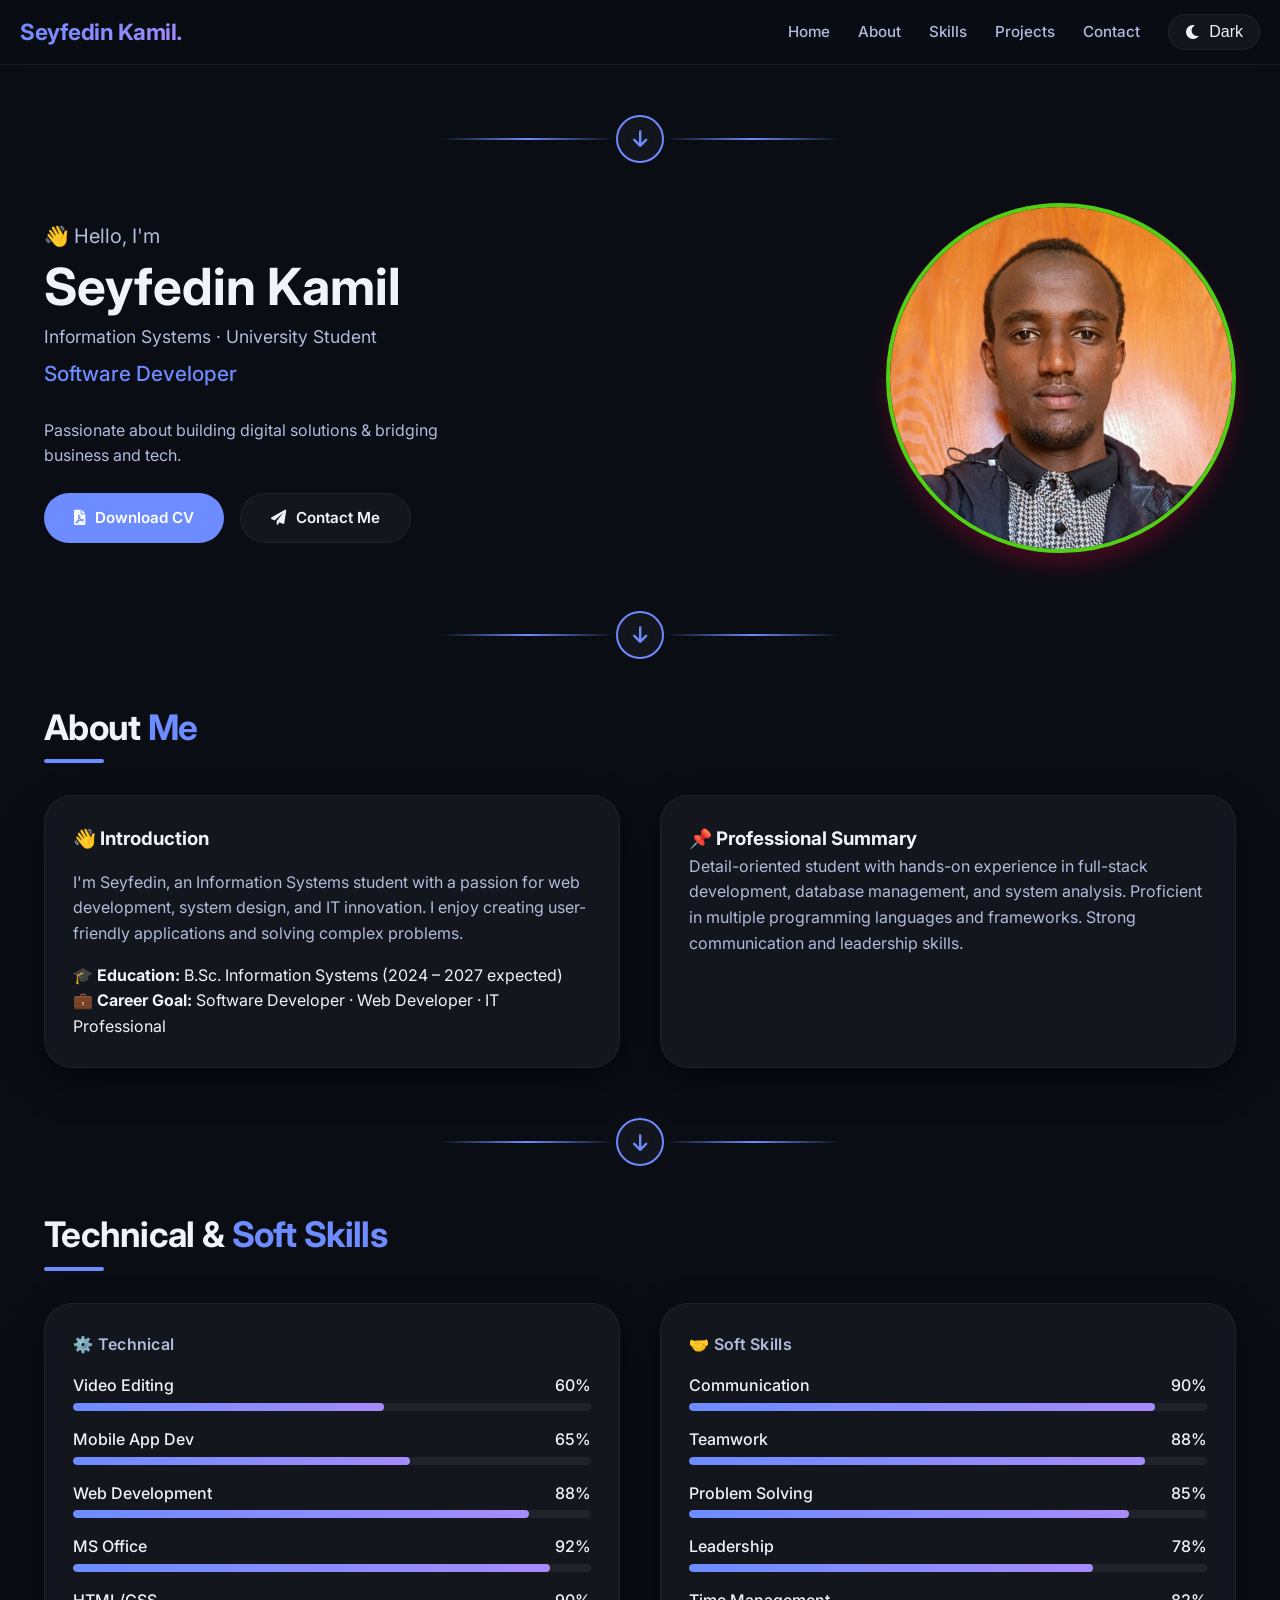
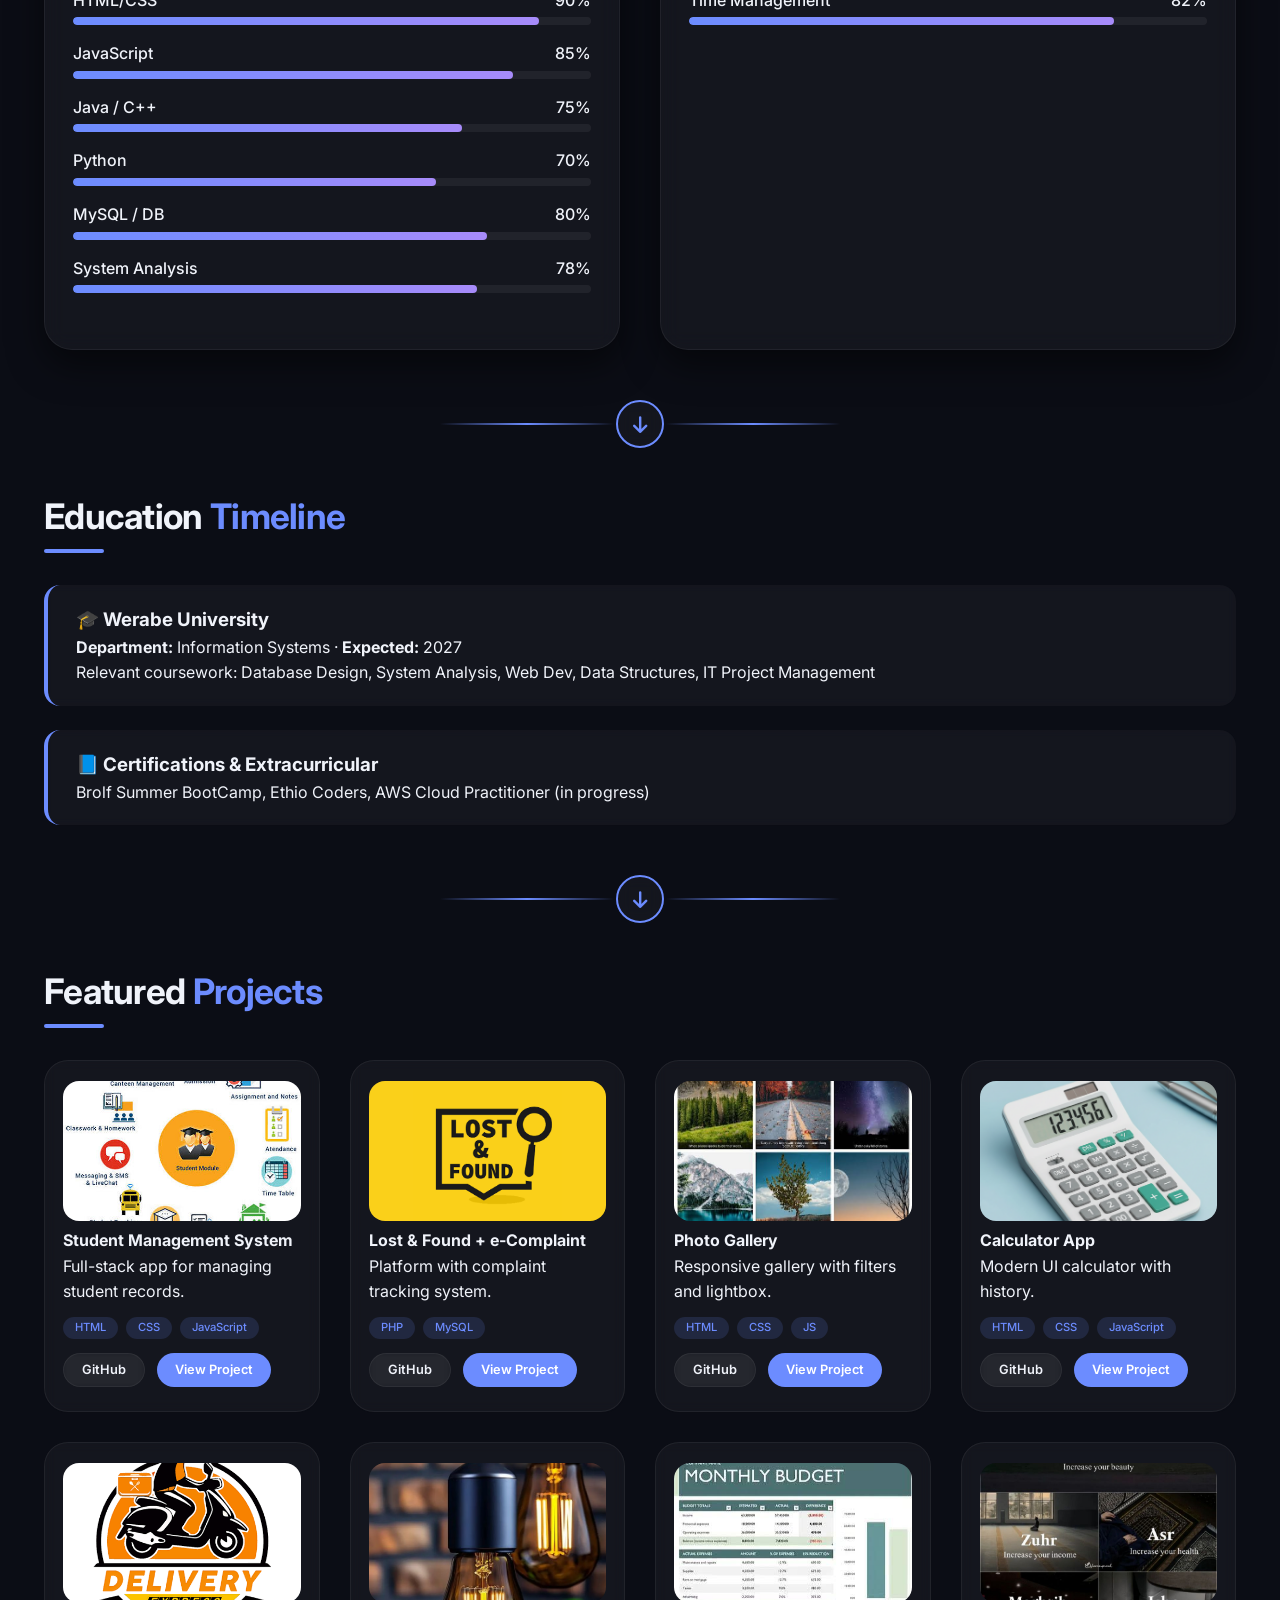
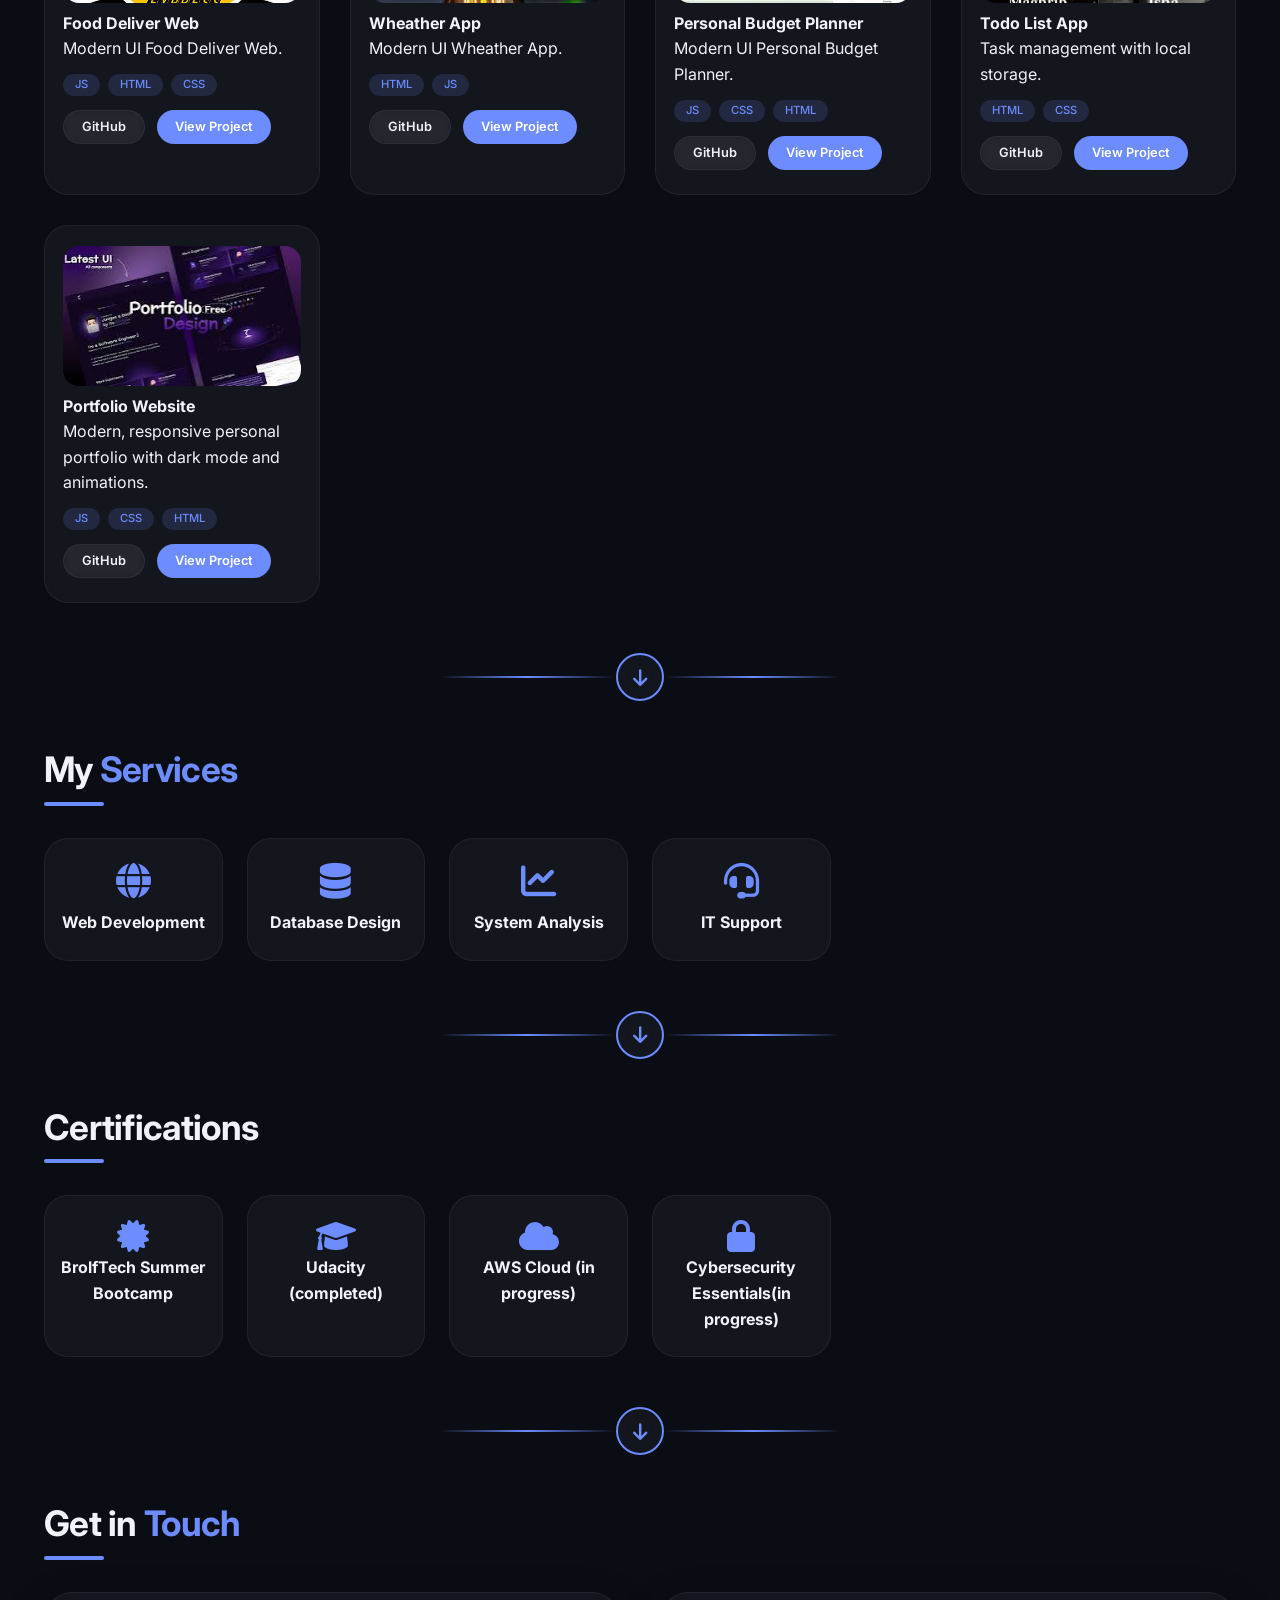
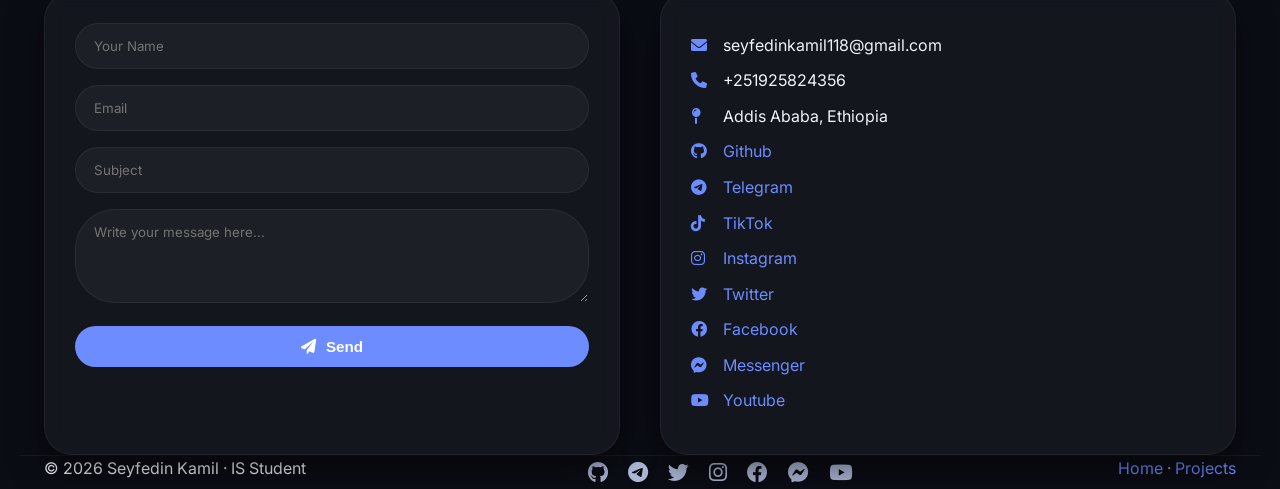
<file: index.html>
<!DOCTYPE html>
<html lang="en">
<head>
  <meta charset="UTF-8">
  <meta name="viewport" content="width=device-width, initial-scale=1.0, maximum-scale=1.5">
  <title>Seyfedin Kamil · IS Student Portfolio</title>
  <meta name="description" content="Portfolio of Seyfedin Kamil, Information Systems student, aspiring Software & Web Developer.">
  <link rel="preconnect" href="https://fonts.googleapis.com">
  <link rel="preconnect" href="https://fonts.gstatic.com" crossorigin>
  <link href="https://fonts.googleapis.com/css2?family=Inter:opsz,wght@14..32,300..700&display=swap" rel="stylesheet">
  <link rel="stylesheet" href="https://cdnjs.cloudflare.com/ajax/libs/font-awesome/6.0.0-beta3/css/all.min.css">
  <style>
    /* ----- CSS Variables (dark mode default) ----- */
    * { margin: 0; padding: 0; box-sizing: border-box; }
    :root {
      --bg-primary: #0b0d15;
      --bg-secondary: #131725;
      --bg-card: rgba(255, 255, 255, 0.04);
      --text-primary: #f0f3fa;
      --text-secondary: #b0bcdb;
      --accent: #6c8cff;
      --accent-hover: #8aa4ff;
      --glass-border: rgba(255, 255, 255, 0.06);
      --shadow: 0 15px 35px rgba(0,0,0,0.5);
      --transition: 0.25s ease;
      --radius: 28px;
      --font: 'Inter', sans-serif;
    }
    body.light-mode {
      --bg-primary: #f3f7fe;
      --bg-secondary: #e8edf9;
      --bg-card: rgba(255, 255, 255, 0.6);
      --text-primary: #141c2e;
      --text-secondary: #2a3650;
      --glass-border: rgba(0, 0, 0, 0.06);
      --shadow: 0 15px 35px rgba(0,0,0,0.08);
    }
    html { scroll-behavior: smooth; }
    body {
      font-family: var(--font);
      background: var(--bg-primary);
      color: var(--text-primary);
      transition: background 0.3s, color 0.2s;
      line-height: 1.6;
    }
    a { color: var(--accent); text-decoration: none; }
    .container { max-width: 1240px; margin: 0 auto; padding: 0 24px; }
    .glass {
      background: var(--bg-card);
      backdrop-filter: blur(10px);
      -webkit-backdrop-filter: blur(10px);
      border: 1px solid var(--glass-border);
      border-radius: var(--radius);
      box-shadow: var(--shadow);
    }
    /* ----- STICKY NAV with hamburger ----- */
    nav {
      position: sticky;
      top: 0;
      z-index: 999;
      background: rgba(11, 13, 21, 0.75);
      backdrop-filter: blur(14px);
      -webkit-backdrop-filter: blur(14px);
      border-bottom: 1px solid var(--glass-border);
      transition: background 0.25s;
    }
    body.light-mode nav { background: rgba(243, 247, 254, 0.8); }
    .nav-wrapper {
      display: flex;
      align-items: center;
      justify-content: space-between;
      padding: 14px 0;
      flex-wrap: wrap;
    }
    .logo {
      font-weight: 700;
      font-size: 1.4rem;
      letter-spacing: -0.5px;
      background: linear-gradient(135deg, var(--accent), #a78bfa);
      -webkit-background-clip: text;
      -webkit-text-fill-color: transparent;
      background-clip: text;
    }
    /* ----- navigation links (desktop) ----- */
    .nav-links {
      display: flex;
      gap: 28px;
      align-items: center;
      list-style: none;
      flex-wrap: wrap;
    }
    .nav-links a {
      color: var(--text-secondary);
      font-weight: 500;
      font-size: 0.95rem;
      transition: color 0.2s;
      position: relative;
    }
    .nav-links a:hover,
    .nav-links a.active { color: var(--text-primary); }
    .nav-links a::after {
      content: '';
      position: absolute;
      bottom: -4px;
      left: 0;
      width: 0;
      height: 2px;
      background: var(--accent);
      transition: 0.2s;
    }
    .nav-links a:hover::after,
    .nav-links a.active::after { width: 100%; }
    /* ----- dark toggle (inside nav) ----- */
    .dark-toggle {
      background: transparent;
      border: 1px solid var(--glass-border);
      border-radius: 40px;
      padding: 8px 16px;
      color: var(--text-primary);
      font-size: 1rem;
      cursor: pointer;
      display: flex;
      align-items: center;
      gap: 8px;
      transition: 0.2s;
      background: var(--bg-card);
      white-space: nowrap;
    }
    .dark-toggle:hover { background: var(--accent); color: #fff; }

    /* ----- HAMBURGER (mobile) ----- */
    .hamburger {
      display: none;
      flex-direction: column;
      gap: 5px;
      background: transparent;
      border: none;
      cursor: pointer;
      padding: 4px;
    }
    .hamburger span {
      display: block;
      width: 26px;
      height: 3px;
      background: var(--text-primary);
      border-radius: 4px;
      transition: 0.25s;
    }
    .hamburger.active span:nth-child(1) { transform: rotate(45deg) translate(6px, 6px); }
    .hamburger.active span:nth-child(2) { opacity: 0; }
    .hamburger.active span:nth-child(3) { transform: rotate(-45deg) translate(6px, -6px); }

    /* ----- responsive nav (mobile) ----- */
    @media (max-width: 820px) {
      .hamburger { display: flex; }
      .nav-links {
        position: absolute;
        top: 70px;
        left: 0;
        right: 0;
        background: var(--bg-primary);
        backdrop-filter: blur(18px);
        -webkit-backdrop-filter: blur(18px);
        flex-direction: column;
        align-items: center;
        gap: 20px;
        padding: 30px 20px 40px;
        border-bottom: 1px solid var(--glass-border);
        transform: translateY(-120%);
        transition: transform 0.3s cubic-bezier(0.2, 0.9, 0.3, 1);
        box-shadow: 0 30px 40px rgba(0,0,0,0.5);
        border-radius: 0 0 32px 32px;
        z-index: 1000;
        pointer-events: none;
        opacity: 0;
      }
      body.light-mode .nav-links { background: var(--bg-primary); }
      .nav-links.open {
        transform: translateY(0);
        pointer-events: auto;
        opacity: 1;
      }
      .nav-links li { width: 100%; text-align: center; }
      .nav-links a { font-size: 1.1rem; display: block; padding: 6px 0; }
      .dark-toggle { margin-top: 10px; width: 100%; justify-content: center; }
    }
    @media (max-width: 480px) {
      .logo { font-size: 1.2rem; }
      .nav-wrapper { padding: 10px 0; }
    }

    /* ----- rest of your styles (unchanged) ----- */
    section { padding: 70px 0 60px; }
    .section-title {
      font-size: 2.2rem;
      font-weight: 700;
      margin-bottom: 40px;
      letter-spacing: -0.02em;
      position: relative;
      display: inline-block;
    }
    .section-title span { color: var(--accent); }
    .section-title::after {
      content: '';
      position: absolute;
      bottom: -8px;
      left: 0;
      width: 60px;
      height: 4px;
      background: var(--accent);
      border-radius: 8px;
    }
    .hero-grid {
      display: flex;
      align-items: center;
      gap: 50px;
      flex-wrap: wrap;
    }
    .hero-content { flex: 1 1 380px; }
    .hero-image { flex: 0 0 200px; text-align: center; }
    .hero-image img {
      width: 350px;
      height: 350px;
      object-fit: cover;
      border-radius: 50%;
      border: 4px solid rgb(81, 209, 21);
      box-shadow: 0 13px 20px rgba(228, 6, 61, 0.25);
      background: var(--bg-secondary);
    }
    .hero-content h1 {
      font-size: 3.2rem;
      font-weight: 700;
      line-height: 1.1;
      margin-bottom: 8px;
    }
    .hero-content .subhead {
      font-size: 1.25rem;
      color: var(--text-secondary);
      margin-bottom: 6px;
    }
    .hero-content .typing {
      font-size: 1.3rem;
      color: var(--accent);
      font-weight: 500;
      min-height: 2.8rem;
    }
    .hero-buttons {
      display: flex;
      flex-wrap: wrap;
      gap: 16px;
      margin-top: 24px;
    }
    .btn {
      display: inline-flex;
      align-items: center;
      gap: 10px;
      padding: 12px 30px;
      border-radius: 60px;
      font-weight: 600;
      border: none;
      background: var(--bg-card);
      color: var(--text-primary);
      border: 1px solid var(--glass-border);
      cursor: pointer;
      transition: 0.2s;
      font-size: 0.95rem;
      backdrop-filter: blur(4px);
    }
    .btn-primary { background: var(--accent); color: #fff; border: none; }
    .btn-primary:hover { background: var(--accent-hover); transform: scale(1.02); box-shadow: 0 8px 20px rgba(108, 140, 255, 0.3); }
    .btn-outline:hover { background: var(--accent); color: #fff; border-color: var(--accent); }
    .about-grid { display: grid; grid-template-columns: 1fr 1fr; gap: 40px; }
    @media (max-width: 700px) { .about-grid { grid-template-columns: 1fr; } }
    .skill-group { margin-bottom: 28px; }
    .skill-group h4 { font-weight: 600; margin-bottom: 16px; color: var(--text-secondary); letter-spacing: 0.3px; }
    .skill-item { display: flex; flex-direction: column; gap: 4px; margin-bottom: 16px; }
    .skill-item span { display: flex; justify-content: space-between; font-weight: 500; }
    .progress-bar { width: 100%; height: 8px; background: rgba(255,255,255,0.06); border-radius: 20px; overflow: hidden; }
    .progress-fill { height: 100%; background: linear-gradient(90deg, var(--accent), #a78bfa); width: 0%; border-radius: 20px; transition: width 1.2s ease; }
    .timeline { display: flex; flex-direction: column; gap: 24px; }
    .timeline-item { padding: 20px 28px; border-left: 4px solid var(--accent); background: var(--bg-card); backdrop-filter: blur(4px); border-radius: 16px; }
    .project-grid { display: grid; grid-template-columns: repeat(auto-fill, minmax(270px, 1fr)); gap: 30px; }
    .project-card { background: var(--bg-card); backdrop-filter: blur(6px); border: 1px solid var(--glass-border); border-radius: 24px; padding: 20px 18px 24px; transition: 0.2s; }
    .project-card:hover { transform: translateY(-6px); border-color: var(--accent); }
    .project-card img { width: 100%; height: 140px; object-fit: cover; border-radius: 16px; background: var(--bg-secondary); }
    .project-tags { display: flex; flex-wrap: wrap; gap: 8px; margin: 12px 0; }
    .project-tags span { background: rgba(108, 140, 255, 0.15); padding: 2px 12px; border-radius: 40px; font-size: 0.7rem; font-weight: 500; color: var(--accent); }
    .card-actions { display: flex; gap: 12px; margin-top: 14px; flex-wrap: wrap; }
    .card-actions .btn { padding: 6px 18px; font-size: 0.8rem; }
    .services-grid, .certs-grid { display: grid; grid-template-columns: repeat(auto-fill, minmax(170px, 1fr)); gap: 24px; }
    .service-item, .cert-item { background: var(--bg-card); backdrop-filter: blur(4px); border: 1px solid var(--glass-border); border-radius: 24px; padding: 24px 16px; text-align: center; transition: 0.2s; }
    .service-item i { font-size: 2.2rem; color: var(--accent); margin-bottom: 12px; }
    .service-item:hover, .cert-item:hover { border-color: var(--accent); transform: scale(1.02); }
    .contact-grid { display: grid; grid-template-columns: 1fr 1fr; gap: 40px; }
    @media (max-width: 700px) { .contact-grid { grid-template-columns: 1fr; } }
    .contact-form input, .contact-form textarea { width: 100%; padding: 14px 18px; margin-bottom: 16px; border-radius: 40px; border: 1px solid var(--glass-border); background: var(--bg-card); color: var(--text-primary); font-family: var(--font); transition: 0.2s; }
    .contact-form input:focus, .contact-form textarea:focus { outline: 2px solid var(--accent); border-color: transparent; }
    .contact-info i { width: 28px; color: var(--accent); }
    .contact-info p { margin: 10px 0; }
    footer { padding: 30px 0 20px; border-top: 1px solid var(--glass-border); display: flex; flex-wrap: wrap; justify-content: space-between; gap: 20px; }
    .social-icons a { margin-left: 16px; color: var(--text-secondary); font-size: 1.3rem; transition: 0.2s; }
    .social-icons a:hover { color: var(--accent); }
    .back-top { position: fixed; bottom: 30px; right: 30px; background: var(--accent); color: white; width: 48px; height: 48px; border-radius: 60px; border: none; font-size: 1.4rem; cursor: pointer; opacity: 0; transition: 0.3s; box-shadow: 0 8px 20px rgba(108, 140, 255, 0.3); }
    .back-top.visible { opacity: 1; }
    .reveal { opacity: 0; transform: translateY(35px); transition: opacity 0.8s ease, transform 0.8s ease; }
    .reveal.active { opacity: 1; transform: translateY(0); }
    .section-divider { display: flex; align-items: center; justify-content: center; gap: 2px; padding: 50px 0 40px; max-width: 400px; margin: 0 auto; }
    .divider-line { flex: 1; height: 2px; background: linear-gradient(95deg, transparent, var(--accent), transparent); border-radius: 4px; }
    .divider-icon { width: 48px; height: 48px; border-radius: 50%; background: var(--bg-card); border: 2px solid var(--accent); display: flex; align-items: center; justify-content: center; color: var(--accent); font-size: 1.2rem; transition: 0.3s; backdrop-filter: blur(8px); }
    .divider-icon:hover { transform: translateY(4px); background: var(--accent); color: #fff; }
    @media (max-width: 640px) {
      .hero-grid { flex-direction: column-reverse; text-align: center; }
      .section-title { font-size: 1.8rem; }
    }
  </style>
</head>
<body>

<nav>
  <div class="container nav-wrapper">
    <span class="logo">Seyfedin Kamil.</span>
    <!-- Hamburger button (mobile) -->
    <button class="hamburger" id="hamburgerBtn" aria-label="Toggle navigation">
      <span></span><span></span><span></span>
    </button>
    <!-- navigation links -->
    <ul class="nav-links" id="navLinks">
      <li><a href="#hero" class="active">Home</a></li>
      <li><a href="#about">About</a></li>
      <li><a href="#skills">Skills</a></li>
      <li><a href="#projects">Projects</a></li>
      <li><a href="#contact">Contact</a></li>
      <li><button class="dark-toggle" id="darkToggle"><i class="fas fa-moon"></i> Dark</button></li>
    </ul>
  </div>
</nav>

<!-- rest of the page unchanged (hero, about, skills, etc) -->
<div class="section-divider"><div class="divider-line"></div><div class="divider-icon"><i class="fas fa-arrow-down"></i></div><div class="divider-line"></div></div>

<section id="hero" class="container reveal">
  <div class="hero-grid">
    <div class="hero-content">
      <p class="subhead">👋 Hello, I'm</p>
      <h1>Seyfedin Kamil</h1>
      <p class="subhead" style="font-size:1.1rem;">Information Systems · University Student</p>
      <div class="typing" id="typingText"></div>
      <p style="color:var(--text-secondary); max-width:440px; margin: 16px 0;">Passionate about building digital solutions & bridging business and tech.</p>
      <div class="hero-buttons">
        <a href="#" class="btn btn-primary"><i class="fas fa-file-pdf"></i> Download CV</a>
        <a href="#contact" class="btn btn-outline"><i class="fas fa-paper-plane"></i> Contact Me</a>
      </div>
    </div>
    <div class="hero-image">
      <img src="port2.png" alt="Seyfedin Kamil profile" width="200" height="200">
    </div>
  </div>
</section>

<div class="section-divider"><div class="divider-line"></div><div class="divider-icon"><i class="fas fa-arrow-down"></i></div><div class="divider-line"></div></div>

<section id="about" class="container reveal">
  <h2 class="section-title">About <span>Me</span></h2>
  <div class="about-grid">
    <div class="glass" style="padding:28px;"><h3>👋 Introduction</h3><p style="color:var(--text-secondary); margin:16px 0;">I'm Seyfedin, an Information Systems student with a passion for web development, system design, and IT innovation. I enjoy creating user-friendly applications and solving complex problems.</p><p><strong>🎓 Education:</strong> B.Sc. Information Systems (2024 – 2027 expected)</p><p><strong>💼 Career Goal:</strong> Software Developer · Web Developer · IT Professional</p></div>
    <div class="glass" style="padding:28px;"><h3>📌 Professional Summary</h3><p style="color:var(--text-secondary);">Detail-oriented student with hands-on experience in full-stack development, database management, and system analysis. Proficient in multiple programming languages and frameworks. Strong communication and leadership skills.</p></div>
  </div>
</section>

<div class="section-divider"><div class="divider-line"></div><div class="divider-icon"><i class="fas fa-arrow-down"></i></div><div class="divider-line"></div></div>

<section id="skills" class="container reveal">
  <h2 class="section-title">Technical &amp; <span>Soft Skills</span></h2>
  <div class="about-grid">
    <div class="glass" style="padding:28px;">
      <div class="skill-group"><h4>⚙️ Technical</h4>
        <div class="skill-item"><span>Video Editing <span>60%</span></span><div class="progress-bar"><div class="progress-fill" data-width="60"></div></div></div>
        <div class="skill-item"><span>Mobile App Dev <span>65%</span></span><div class="progress-bar"><div class="progress-fill" data-width="65"></div></div></div>
        <div class="skill-item"><span>Web Development <span>88%</span></span><div class="progress-bar"><div class="progress-fill" data-width="88"></div></div></div>
        <div class="skill-item"><span>MS Office <span>92%</span></span><div class="progress-bar"><div class="progress-fill" data-width="92"></div></div></div>
        <div class="skill-item"><span>HTML/CSS <span>90%</span></span><div class="progress-bar"><div class="progress-fill" data-width="90"></div></div></div>
        <div class="skill-item"><span>JavaScript <span>85%</span></span><div class="progress-bar"><div class="progress-fill" data-width="85"></div></div></div>
        <div class="skill-item"><span>Java / C++ <span>75%</span></span><div class="progress-bar"><div class="progress-fill" data-width="75"></div></div></div>
        <div class="skill-item"><span>Python <span>70%</span></span><div class="progress-bar"><div class="progress-fill" data-width="70"></div></div></div>
        <div class="skill-item"><span>MySQL / DB <span>80%</span></span><div class="progress-bar"><div class="progress-fill" data-width="80"></div></div></div>
        <div class="skill-item"><span>System Analysis <span>78%</span></span><div class="progress-bar"><div class="progress-fill" data-width="78"></div></div></div>
      </div>
    </div>
    <div class="glass" style="padding:28px;">
      <div class="skill-group"><h4>🤝 Soft Skills</h4>
        <div class="skill-item"><span>Communication <span>90%</span></span><div class="progress-bar"><div class="progress-fill" data-width="90"></div></div></div>
        <div class="skill-item"><span>Teamwork <span>88%</span></span><div class="progress-bar"><div class="progress-fill" data-width="88"></div></div></div>
        <div class="skill-item"><span>Problem Solving <span>85%</span></span><div class="progress-bar"><div class="progress-fill" data-width="85"></div></div></div>
        <div class="skill-item"><span>Leadership <span>78%</span></span><div class="progress-bar"><div class="progress-fill" data-width="78"></div></div></div>
        <div class="skill-item"><span>Time Management <span>82%</span></span><div class="progress-bar"><div class="progress-fill" data-width="82"></div></div></div>
      </div>
    </div>
  </div>
</section>

<div class="section-divider"><div class="divider-line"></div><div class="divider-icon"><i class="fas fa-arrow-down"></i></div><div class="divider-line"></div></div>

<section id="education" class="container reveal">
  <h2 class="section-title">Education <span>Timeline</span></h2>
  <div class="timeline">
    <div class="timeline-item"><h3>🎓 Werabe University</h3><p><strong>Department:</strong> Information Systems · <strong>Expected:</strong> 2027</p><p>Relevant coursework: Database Design, System Analysis, Web Dev, Data Structures, IT Project Management</p></div>
    <div class="timeline-item"><h3>📘 Certifications &amp; Extracurricular</h3><p>Brolf Summer BootCamp, Ethio Coders, AWS Cloud Practitioner (in progress)</p></div>
  </div>
</section>

<div class="section-divider"><div class="divider-line"></div><div class="divider-icon"><i class="fas fa-arrow-down"></i></div><div class="divider-line"></div></div>

<section id="projects" class="container reveal">
  <h2 class="section-title">Featured <span>Projects</span></h2>
  <div class="project-grid">
    <div class="project-card"><img src="./studentmgmt" alt="Student Management System"><h4>Student Management System</h4><p>Full-stack app for managing student records.</p><div class="project-tags"><span>HTML</span><span>CSS</span><span>JavaScript</span></div><div class="card-actions"><a href="https://github.com/seyfedinkamil-sky" class="btn btn-outline">GitHub</a><a href="./student.html" class="btn btn-primary">View Project</a></div></div>
    <div class="project-card"><img src="./lostandfound" alt="Lost and Found System"><h4>Lost &amp; Found + e-Complaint</h4><p>Platform with complaint tracking system.</p><div class="project-tags"><span>PHP</span><span>MySQL</span></div><div class="card-actions"><a href="https://github.com/seyfedinkamil-sky" class="btn btn-outline">GitHub</a><a href="#" class="btn btn-primary">View Project</a></div></div>
    <div class="project-card"><img src="./gallary.jpeg" alt="Photo Gallery"><h4>Photo Gallery</h4><p>Responsive gallery with filters and lightbox.</p><div class="project-tags"><span>HTML</span><span>CSS</span><span>JS</span></div><div class="card-actions"><a href="https://github.com/seyfedinkamil-sky" class="btn btn-outline">GitHub</a><a href="./simpleGallery/gallery2.html" class="btn btn-primary">View Project</a></div></div>
    <div class="project-card"><img src="./calculater.png" alt="Calculator App"><h4>Calculator App</h4><p>Modern UI calculator with history.</p><div class="project-tags"><span>HTML</span><span>CSS</span><span>JavaScript</span></div><div class="card-actions"><a href="https://github.com/seyfedinkamil-sky" class="btn btn-outline">GitHub</a><a href="./Calculater1.html" class="btn btn-primary">View Project</a></div></div>
    <div class="project-card"><img src="./delivery.png" alt="project"><h4>Food Deliver Web</h4><p>Modern UI Food Deliver Web.</p><div class="project-tags"><span>JS</span><span>HTML</span><span>CSS</span></div><div class="card-actions"><a href="https://github.com/seyfedinkamil-sky/portfolio" class="btn btn-outline">GitHub</a><a href="./fooddelivery.html" class="btn btn-primary">View Project</a></div></div>
    <div class="project-card"><img src="./wheather.jpg" alt="project"><h4>Wheather App</h4><p>Modern UI Wheather App.</p><div class="project-tags"><span>HTML</span><span>JS</span></div><div class="card-actions"><a href="https://github.com/seyfedinkamil-sky" class="btn btn-outline">GitHub</a><a href="./wheatherpro.html" class="btn btn-primary">View Project</a></div></div>
    <div class="project-card"><img src="./pbp.jpeg" alt="project"><h4>Personal Budget Planner</h4><p>Modern UI Personal Budget Planner.</p><div class="project-tags"><span>JS</span><span>CSS</span><span>HTML</span></div><div class="card-actions"><a href="https://github.com/seyfedinkamil-sky" class="btn btn-outline">GitHub</a><a href="./personal budegt plan.html" class="btn btn-primary">View Project</a></div></div>
    <div class="project-card"><img src="./todolist.jpg" alt="Todo List App"><h4>Todo List App</h4><p>Task management with local storage.</p><div class="project-tags"><span>HTML</span><span>CSS</span></div><div class="card-actions"><a href="https://github.com/seyfedinkamil-sky" class="btn btn-outline">GitHub</a><a href="./todolist.html" class="btn btn-primary">View Project</a></div></div>
    <div class="project-card"><img src="./portfoimage.jpeg" alt="project"><h4>Portfolio Website</h4><p>Modern, responsive personal portfolio with dark mode and animations.</p><div class="project-tags"><span>JS</span><span>CSS</span><span>HTML</span></div><div class="card-actions"><a href="https://github.com/seyfedinkamil-sky" class="btn btn-outline">GitHub</a><a href="./portfolio/firstportfolio.html" class="btn btn-primary">View Project</a></div></div>
  </div>
</section>

<div class="section-divider"><div class="divider-line"></div><div class="divider-icon"><i class="fas fa-arrow-down"></i></div><div class="divider-line"></div></div>

<section id="services" class="container reveal">
  <h2 class="section-title">My <span>Services</span></h2>
  <div class="services-grid">
    <div class="service-item"><i class="fas fa-globe"></i><h4>Web Development</h4></div>
    <div class="service-item"><i class="fas fa-database"></i><h4>Database Design</h4></div>
    <div class="service-item"><i class="fas fa-chart-line"></i><h4>System Analysis</h4></div>
    <div class="service-item"><i class="fas fa-headset"></i><h4>IT Support</h4></div>
  </div>
</section>

<div class="section-divider"><div class="divider-line"></div><div class="divider-icon"><i class="fas fa-arrow-down"></i></div><div class="divider-line"></div></div>

<section id="certifications" class="container reveal">
  <h2 class="section-title">Certifications</h2>
  <div class="certs-grid">
    <div class="cert-item"><i class="fas fa-certificate" style="color:var(--accent); font-size:2rem;"></i><h4>BrolfTech Summer Bootcamp</h4></div>
    <div class="cert-item"><i class="fas fa-graduation-cap" style="color:var(--accent); font-size:2rem;"></i><h4>Udacity (completed)</h4></div>
    <div class="cert-item"><i class="fas fa-cloud" style="color:var(--accent); font-size:2rem;"></i><h4>AWS Cloud (in progress)</h4></div>
    <div class="cert-item"><i class="fas fa-lock" style="color:var(--accent); font-size:2rem;"></i><h4>Cybersecurity Essentials(in progress)</h4></div>
  </div>
</section>

<div class="section-divider"><div class="divider-line"></div><div class="divider-icon"><i class="fas fa-arrow-down"></i></div><div class="divider-line"></div></div>

<section id="contact" class="container reveal">
  <h2 class="section-title">Get in <span>Touch</span></h2>
  <div class="contact-grid">
    <form class="contact-form glass" style="padding:30px;" id="contactForm">
      <input type="text" placeholder="Your Name" required>
      <input type="email" placeholder="Email" required>
      <input type="text" placeholder="Subject">
      <textarea rows="4" placeholder="Write your message here..." required></textarea>
      <button type="submit" class="btn btn-primary" style="width:100%; justify-content:center;"><i class="fas fa-paper-plane"></i> Send</button>
    </form>
    <div class="contact-info glass" style="padding:30px;">
      <p><i class="fas fa-envelope"></i> seyfedinkamil118@gmail.com</p>
      <p><i class="fas fa-phone"></i> +251925824356</p>
      <p><i class="fas fa-map-pin"></i> Addis Ababa, Ethiopia</p>
      <p><i class="fab fa-github"></i> <a href="https://github.com/seyfedinkamil-sky" target="_blank">Github</a></p>
      <p><i class="fab fa-telegram"></i> <a href="https://t.me/SKY_1443" target="_blank">Telegram</a></p>
      <p><i class="fab fa-tiktok"></i> <a href="https://www.tiktok.com/@seyfedin_kamil?_r=1&_t=ZS-97XfZnKGqcT" target="_blank">TikTok</a></p>
      <p><i class="fab fa-instagram"></i> <a href="https://www.instagram.com/seyfedin.kamil?igsh=MTMwcmowYnhoZTJ6YQ==" target="_blank">Instagram</a></p>
      <p><i class="fab fa-twitter"></i> <a href="https://x.com/seyfe956" target="_blank">Twitter</a></p>
      <p><i class="fab fa-facebook"></i> <a href="https://web.facebook.com/me/" target="_blank">Facebook</a></p>
      <p><i class="fab fa-facebook-messenger"></i> <a href="https://m.me/seyfedin.kamil" target="_blank">Messenger</a></p>
      <p><i class="fab fa-youtube"></i> <a href="https://www.youtube.com/@Seyfedin-Kamil" target="_blank">Youtube</a></p>
    </div>
  </div>
</section>

<footer class="container">
  <span>© 2026 Seyfedin Kamil · IS Student</span>
  <div class="social-icons">
    <a href="https://github.com/seyfedinkamil-sky" target="_blank"><i class="fab fa-github"></i></a>
    <a href="https://t.me/SKY_1443" target="_blank"><i class="fab fa-telegram"></i></a>
    <a href="https://x.com/seyfe956" target="_blank"><i class="fab fa-twitter"></i></a>
    <a href="https://www.instagram.com/seyfedin.kamil?igsh=MTMwcmowYnhoZTJ6YQ==" target="_blank"><i class="fab fa-instagram"></i></a>
    <a href="https://web.facebook.com/me/" target="_blank"><i class="fab fa-facebook"></i></a>
    <a href="https://m.me/seyfedin.kamil" target="_blank"><i class="fab fa-facebook-messenger"></i></a>
    <a href="https://www.youtube.com/@Seyfedin-Kamil" target="_blank"><i class="fab fa-youtube"></i></a>
  </div>
  <span style="color:var(--text-secondary);"><a href="#hero">Home</a> · <a href="#projects">Projects</a></span>
</footer>

<button class="back-top" id="backTop"><i class="fas fa-arrow-up"></i></button>

<script>
  (function() {
    // ----- HAMBURGER TOGGLE (mobile menu) -----
    const hamburger = document.getElementById('hamburgerBtn');
    const navLinks = document.getElementById('navLinks');
    hamburger.addEventListener('click', function(e) {
      e.stopPropagation();
      this.classList.toggle('active');
      navLinks.classList.toggle('open');
    });
    // close menu when a link is clicked
    document.querySelectorAll('.nav-links a').forEach(link => {
      link.addEventListener('click', () => {
        hamburger.classList.remove('active');
        navLinks.classList.remove('open');
      });
    });
    // close on outside click (optional)
    document.addEventListener('click', function(e) {
      if (!navLinks.contains(e.target) && !hamburger.contains(e.target)) {
        hamburger.classList.remove('active');
        navLinks.classList.remove('open');
      }
    });

    // ----- DARK MODE TOGGLE -----
    const toggle = document.getElementById('darkToggle');
    const body = document.body;
    toggle.addEventListener('click', () => {
      body.classList.toggle('light-mode');
      const icon = toggle.querySelector('i');
      if (body.classList.contains('light-mode')) {
        icon.className = 'fas fa-sun';
        toggle.innerHTML = '<i class="fas fa-sun"></i> Light';
      } else {
        icon.className = 'fas fa-moon';
        toggle.innerHTML = '<i class="fas fa-moon"></i> Dark';
      }
    });

    // ----- TYPING ANIMATION -----
    const phrases = ['Software Developer', 'Web Developer', 'IT Professional'];
    let idx = 0, charIdx = 0, isDeleting = false;
    const el = document.getElementById('typingText');
    function type() {
      const current = phrases[idx];
      if (isDeleting) {
        el.textContent = current.substring(0, charIdx--);
        if (charIdx < 0) { isDeleting = false; idx = (idx+1)%phrases.length; setTimeout(type, 500); return; }
        setTimeout(type, 40);
      } else {
        el.textContent = current.substring(0, charIdx++);
        if (charIdx > current.length) { isDeleting = true; setTimeout(type, 1200); return; }
        setTimeout(type, 80);
      }
    }
    type();

    // ----- SCROLL REVEAL -----
    const reveals = document.querySelectorAll('.reveal');
    const revealObserver = new IntersectionObserver((entries) => {
      entries.forEach(entry => { if (entry.isIntersecting) entry.target.classList.add('active'); });
    }, { threshold: 0.2 });
    reveals.forEach(r => revealObserver.observe(r));

    // ----- ANIMATED SKILL BARS -----
    const fillBars = document.querySelectorAll('.progress-fill');
    const barObserver = new IntersectionObserver((entries) => {
      entries.forEach(entry => {
        if (entry.isIntersecting) {
          const bar = entry.target;
          const width = bar.getAttribute('data-width');
          if (width) bar.style.width = width + '%';
        }
      });
    }, { threshold: 0.4 });
    fillBars.forEach(bar => barObserver.observe(bar));

    // ----- BACK TO TOP -----
    const backBtn = document.getElementById('backTop');
    window.addEventListener('scroll', () => {
      if (window.scrollY > 400) backBtn.classList.add('visible');
      else backBtn.classList.remove('visible');
    });
    backBtn.addEventListener('click', () => window.scrollTo({ top: 0, behavior: 'smooth' }));

    // ----- NAV ACTIVE LINK -----
    const sections = document.querySelectorAll('section[id]');
    window.addEventListener('scroll', () => {
      let current = '';
      sections.forEach(s => {
        const top = s.offsetTop - 120;
        if (window.scrollY >= top) current = s.getAttribute('id');
      });
      document.querySelectorAll('.nav-links a').forEach(a => {
        a.classList.remove('active');
        if (a.getAttribute('href') === '#' + current) a.classList.add('active');
      });
    });

    // ----- FORM VALIDATION -----
    document.getElementById('contactForm').addEventListener('submit', (e) => {
      e.preventDefault();
      const inputs = e.target.querySelectorAll('input, textarea');
      let valid = true;
      inputs.forEach(inp => {
        if (inp.hasAttribute('required') && !inp.value.trim()) { valid = false; inp.style.border = '2px solid #ff6b6b'; }
        else { inp.style.border = '1px solid var(--glass-border)'; }
      });
      if (valid) alert('✅ Message sent (demo)');
    });

    // ----- SMOOTH SCROLL for nav links -----
    document.querySelectorAll('.nav-links a[href^="#"]').forEach(a => {
      a.addEventListener('click', (e) => {
        const target = document.querySelector(a.getAttribute('href'));
        if (target) { e.preventDefault(); target.scrollIntoView({ behavior: 'smooth' }); }
      });
    });

    // init progress bars if visible
    setTimeout(() => {
      fillBars.forEach(bar => {
        const rect = bar.getBoundingClientRect();
        if (rect.top < window.innerHeight) {
          const w = bar.getAttribute('data-width');
          if (w) bar.style.width = w + '%';
        }
      });
    }, 300);
  })();
</script>
</body>
</html>
</file>
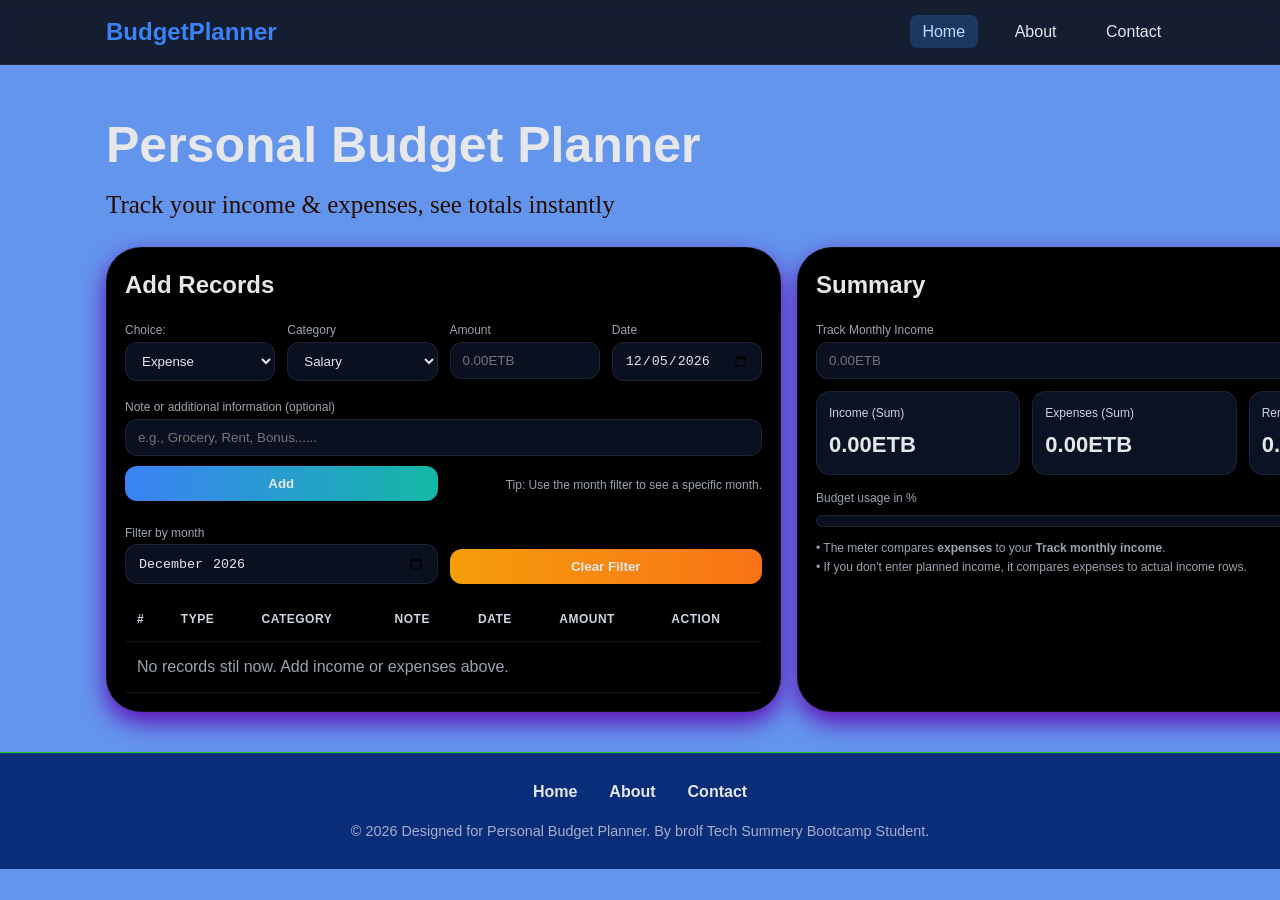
<file: personal budegt plan.html>
<!DOCTYPE html>
<html lang="en">
<head>
  <meta charset="UTF-8" />
  <meta name="viewport" content="width=device-width, initial-scale=1" />
  <title>Personal Budget Planner</title>
  <style>
    
    body {
      margin: 0; 
      font-family: 'Helvetica Neue', Arial, "Segoe UI Emoji";
      background:cornflowerblue;
      color: #e5e7eb;
      line-height: 1.6;
    }
    * { 
        box-sizing: border-box; }
    /* Navigation Styles */
    .navbar {
      background-color: rgba(17, 24, 39, 0.95);
      backdrop-filter: blur(10px);
      border-bottom: 1px solid rgba(255,255,255,0.07);
      padding: 0.8rem 0;
      position: sticky;
      top: 0;
      z-index: 100;
    }
    
    .nav-container {
      max-width: 1100px;
      margin: 0 auto;
      padding: 0 16px;
      display: flex;
      justify-content: space-between;
      align-items: center;
    }
    
    .logo {
      font-size: 1.5rem;
      font-weight: 700;
      color:#3b82f6;
    }
    
    .nav-menu {
      display: flex;
      list-style: none;
      margin: 0;
      padding: 0;
      gap: 1.5rem;
    }
    
    .nav-link {
      color: #e5e7eb;
      text-decoration: none;
      font-weight: 500;
      padding: 0.5rem 0.8rem;
      border-radius: 8px;
      transition: all 0.3s ease;
      cursor: pointer;
    }
    
    .nav-link:hover {
      background-color: rgba(59, 130, 246, 0.15);
      color: #93c5fd;
    }
    
    .nav-link.active {
      background-color: rgba(59, 130, 246, 0.25);
      color: #bfdbfe;
    }
    
    .hamburger {
      display: none;
      flex-direction: column;
      cursor: pointer;
    }
    
    .hamburger span {
      width: 25px;
      height: 3px;
      background-color: #e5e7eb;
      margin: 2px 0;
      border-radius: 2px;
      transition: all 0.3s ease;
    }
    /* Original styles */
    .container {
       max-width: 1100px;
       margin: 40px auto;
        padding: 0 16px; }

    header {
      display: flex; 
      align-items: center; 
      justify-content: space-between;
      gap: 12px;
       margin-bottom: 22px;
    }
    .title {
       font-size: 50px;
        font-weight: 800; 
         }

    .sub { 
      color: #240d03;
       font-size: 25px ;
      font-family: serif;}

    .grid {
      display: grid; 
      gap: 16px;
      grid-template-columns: 1fr 1fr ; 
      width: 100%;
    }
    .card {
      background: black;
      border: 1px solid rgba(255,255,255,.07);
      border-radius: 35px;
      box-shadow: 0 10px 25px rgb(96, 10, 182);
      width: 675px;
    }
    .card .card-body 
    { padding: 18px; }

    .row { display: grid; 
      grid-template-columns: repeat(12, 1fr); 
      gap: 12px; }
    .row + .row { margin-top: 10px; }

    input, select, button, textarea {
      width: 100%;
       padding: 10px 12px; 
       border-radius: 12px; 
       border: 1px solid rgba(255,255,255,.08);
      background: #0b1020;
       color: #e5e7eb; 
       outline: none;
    }
    input:focus, select:focus, textarea:focus { 
        border-color:#3b82f6; 
        box-shadow: 0 0 0 3px rgba(59,130,246,.25); }

    .btn {
         font-weight: 700; }
    .btn.primary { 
        background: linear-gradient(90deg, #3b82f6, #14b8a6); 
      border: none; }
    .btn.success {
         background: linear-gradient(90deg, #22c55e, #16a34a);
         border: none; }
    .btn.warn { 
        background: linear-gradient(90deg, #f59e0b, #f97316);
         border: none; }

    .stat-grid {
       display: grid; 
       grid-template-columns: repeat(3, 1fr); 
       gap: 12px; }
    .stat {
      background: #0b1224;
       border: 1px solid rgba(255,255,255,.07); 
       border-radius: 14px;
        padding: 12px;
    }
    .stat .label { 
      color: #cbd5e1;
       font-size: 12px; }
    .stat .value { 
      font-size: 22px;
       font-weight: 800;
        margin-top: 4px; }

    .meter { 
      height: 12px; 
      background: #0b1020; 
      border: 1px solid rgba(255,255,255,.08);
       border-radius: 999px; 
       overflow: hidden; }
    .meter > span { 
      display: block;
       height: 100%; 
       background: linear-gradient(90deg, #22c55e, #84cc16);
        width: 0%; }
    .meter.over > span {
       background: linear-gradient(90deg, #ef4444, #f43f5e); }

    table {
       width: 100%; 
       border-collapse: collapse; }
    th, td { 
      padding: 12px;
       border-bottom: 1px solid rgba(255,255,255,.08);
        text-align: left; }
    th {
       font-size: 12px; 
       color: #cbd5e1;
        font-weight: 700; 
        text-transform: uppercase; 
        letter-spacing: .5px; }
    td.amount { 
      font-weight: 700; }
    tr:hover {
       background: rgba(255,255,255,.03); }
    .empty {
       text-align: center; 
       color: #9ca3af;
        padding: 16px 0; }

    .pill { 
      display: inline-flex; 
      align-items: center; 
      gap: 6px; padding: 6px 10px; 
      border-radius: 999px; 
      font-size: 12px; 
      font-weight: 700; }
    .pill.expense {
       background: rgba(239,68,68,.15); 
       color: #fecaca; 
       border: 1px solid rgba(239,68,68,.35); }
    .pill.income  {
       background: rgba(34,197,94,.15);
        color: #bbf7d0; 
        border: 1px solid rgba(34,197,94,.35); }

    .toolbar { 
      display: flex;
       gap: 10px; 
       flex-wrap: wrap; }
    .hint {
       color: #9ca3af; 
       font-size: 12px; }
    footer { 
      text-align: center; 
      color: #9ca3af; 
      font-size: 12px; 
      margin: 24px 0; }

    
    /* Footer Navigation */
    .footer-nav {
      background-color:#0a2d7a;
      border-top: 1px solid rgb(16, 205, 45);
      padding: 10px;
      margin-top: 10px;
    }
    
    .footer-nav-container {
      max-width: 1100px;
      margin: 0 auto;
      padding:  16px;
    }
    
    .footer-menu {
      display: flex;
      justify-content: center;
      list-style: none;
      margin: 0;
      padding: 0;
      gap: 2rem;
      flex-wrap: wrap;
    }
    
    .footer-link {
      color: #e5e7eb;
      text-decoration: none;
      font-weight: 700;
      opacity: 1;
      cursor: pointer;
    }
    
    .footer-link:hover {
      opacity: 1;
      color: #d85509;
    }
    
    .copyright {
      text-align: center;
      margin-top: 1rem;
      font-size: 0.9rem;
      opacity: 0.7;
      font-family: sans-serif;
    }
    
    /* About and Contact section styles */
    .info-section {
      background-color: #111827;
      border-radius: 18px;
      padding: 2rem;
      margin: 2rem auto;
      max-width: 1100px;
      border: 1px solid rgba(255,255,255,.07);
      box-shadow: 0 10px 25px black;
      display: none;
    }
    
    .info-section h2 {
      color: #3b823b;
      margin-top: 0;
    }
    
    .info-section.visible {
      display: block;
    }
    
    .click-counter {
      background: rgba(59, 130, 246, 0.1);
      border-radius: 8px;
      padding: 10px 15px;
      margin-top: 15px;
      font-size: 14px;
      border: 1px solid rgba(59, 130, 246, 0.2);
    }
    
    /* Responsive styles */
    
    @media (max-width: 768px) {
      .hamburger {
        display: flex;
      }
      
      .nav-menu {
        position: fixed;
        left: -100%;
        top: 60px;
        flex-direction: column;
        background-color: #111827;
        width: 100%;
        text-align: center;
        transition: 0.3s;
        box-shadow: 0 10px 27px rgba(0,0,0,0.05);
        padding: 2rem 0;
        gap: 0;
      }
      
      .nav-menu.active {
        left: 0;
      }
      
      .nav-link {
        display: block;
        padding: 1rem;
        margin: 0.5rem 1rem;
        border-radius: 5px;
      }
      
      .footer-menu {
        flex-direction: column;
        align-items: center;
        gap: 1rem;
      }
      
      header {
        flex-direction: column;
        text-align: center;
        gap: 20px;
      }
      
      .grid {
        grid-template-columns: 1fr;
      }
    }
    
    @media (max-width: 576px) {
      .card-body {
        padding: 15px;
      }
      
      .title {
        font-size: 28px;
      }
      
      .stat .value {
        font-size: 18px;
      }
      
      th, td {
        padding: 8px;
        font-size: 14px;
      }
      
      .info-section {
        padding: 1.5rem;
      }
    }

    
   </style>
</head>
<body>
  <!-- Top Navigation Bar -->
  <nav class="navbar">
    <div class="nav-container">
      
      <div class="logo">BudgetPlanner</div>
      <ul class="nav-menu">
        <li><a class="nav-link active" data-section="home">Home</a></li>
        <li><a class="nav-link" data-section="about">About</a></li>
        <li><a class="nav-link" data-section="contact">Contact</a></li>
      </ul>
      <div class="hamburger">
        <span></span>
        <span></span>
        <span></span>
      </div>
    </div>
  </nav>

  <div class="container" id="home">
    <header>
      <div>
        <div class="title">Personal Budget Planner</div>
        <div class="sub">Track your income & expenses, see totals instantly</div>
      </div>
      
    </header>

    <div class="grid">
      <!-- LEFT: Forms & Table -->
      <section class="card">
        <div class="card-body">
          <h2 style="margin:0 0 12px 0">Add Records</h2>
          <div class="row">
            <div class="col" style="grid-column: span 3;">
              <label for="type" class="hint">Choice:</label>
              <select id="type">
                <option value="income" >Income</option>
                <option value="expense" selected>Expense</option> <!--selected by default-->
              </select>
            </div>
            <div class="col" style="grid-column: span 3;">
              <label for="category" class="hint">Category</label>
              <select id="category">
                <option value="Salary">Salary</option>
                <option value="Freelance">Freelance</option>
                <option value="Housing">Housing</option>
                <option value="Food">Food</option>
                <option value="Transport">Transport</option>
                <option value="gift">gift</option>
                <option value="Utilities">Utilities</option>
                <option value="Health">Health</option>
                <option value="Education">Education</option>
                <option value="Entertainment">Entertainment</option>
                <option value="Other">Other income</option>
                <option value="Other_expense">Other_expense</option>
              </select>
            </div>
            <div class="col" style="grid-column: span 3;">
              <label for="amount" class="hint">Amount</label>
              <input id="amount" type="number" min="0" step="0.01" placeholder="0.00ETB" />
            </div>
            <div class="col" style="grid-column: span 3;">
              <label for="date" class="hint">Date</label>
              <input id="date" type="date" />
            </div>
            <div class="col" style="grid-column: span 12;">
              <label for="note" class="hint">Note or additional information (optional)</label>
              <input id="note" type="text" placeholder="e.g., Grocery, Rent, Bonus......" />
            </div>
          </div>
          <div class="row" style="margin-top: 10px; align-items: center;">
            <div class="col" style="grid-column: span 6;">
              <button class="btn primary" id="addBtn"> Add</button>
            </div>
            <div class="col" style="grid-column: span 6; text-align: right;">
              <span class="hint">Tip: Use the month filter to see a specific month.</span>
            </div>
          </div>
        </div>

        <div class="card-body" style="padding-top: 0;">
          <div class="row" style="align-items: end;">
            <div class="col" style="grid-column: span 6;">
              <label for="filterMonth" class="hint">Filter by month</label>
              <input id="filterMonth" type="month" />
            </div>
            <div class="col" style="grid-column: span 6; text-align:right;">
              <button class="btn warn" id="clearFilterBtn">Clear Filter</button>
        </div>
          </div>

          <div style="overflow-x:auto; margin-top: 14px;">
            <table id="table">
              <thead>
                <tr>
                  <th>#</th>
                  <th>Type</th>
                  <th>Category</th>
                  <th>Note</th>
                  <th>Date</th>
                  <th>Amount</th>
                  <th>Action</th>
                </tr>
              </thead>
              <tbody id="tbody">
                <tr class="empty"><td colspan="7">No records stil now. Add income or expenses above.</td></tr>
              </tbody>
            </table>
          </div>
        </div>
      </section>

      <!-- RIGHT: Summary -->
      <aside class="card">
        <div class="card-body">
          <h2 style="margin:0 0 12px 0">Summary</h2>
          <div class="row">
            <div class="col" style="grid-column: span 12;">
              <label for="monthlyIncome" class="hint">Track Monthly Income</label>
              <input id="monthlyIncome" type="number" min="0" step="0.01" placeholder="0.00ETB" />
            </div>
          </div>

          <div class="stat-grid" style="margin-top: 12px;">
            <div class="stat">
              <div class="label">Income (Sum)</div>
              <div class="value" id="sumIncome">0.00ETB</div>
            </div>
            <div class="stat">
              <div class="label">Expenses (Sum)</div>
              <div class="value" id="sumExpense">0.00ETB</div>
            </div>
            <div class="stat">
              <div class="label">Remaining</div>
              <div class="value" id="remaining">0.00ETB</div>
            </div>
          </div>

          <div style="margin:14px 0 6px; display:flex; justify-content:space-between; align-items:center;">
            <span class="hint">Budget usage in %</span>
            <span class="hint" id="usageLabel">0%</span>
          </div>
          <div class="meter" id="meter"><span></span></div>

          <div style="margin-top:12px;" class="hint">
            • The meter compares <strong>expenses</strong> to your <strong>Track monthly income</strong>.<br>
            • If you don't enter planned income, it compares expenses to actual income rows.
          </div>
        </div>
      </aside>
    </div>

    <!-- About Section -->
    <section class="info-section" id="about">
      <h2>About Personal Budget Planner</h2>
      <p>Our Personal Budget Planner is a comprehensive financial management tool designed to help you take control of your finances. With an intuitive interface and powerful tracking capabilities, you can:</p>
      <ul>
        <li>Track income and expenses in real-time</li>
        <li>Categorize transactions for better financial insight</li>
        <li>Monitor your budget usage with visual indicators</li>
        <li>Filter data by month to analyze spending patterns</li>
        <li>Set financial goals and track your progress</li>
      </ul>
      <p>Whether you're saving for a big purchase, trying to reduce debt, or simply wanting to understand where your money goes each month, our budget planner provides the tools you need to make informed financial decisions.</p>
      <p>This application works entirely in your browser - no data is sent to any server, ensuring your financial information remains completely private.</p>
      <!--div class="click-counter">
        This section has been viewed <span id="aboutClicks">0</span> times.
      </div-->
    </section>

    <!-- Contact Section -->
    <section class="info-section" id="contact">
      <h2>Contact Us</h2>
      <p>Have questions or feedback about our Budget Planner? We'd love to hear from you!</p>
      <p>Reach out to our support team at: <strong>brolf@budgetplanner.example.com</strong></p>
      <p>For feature suggestions: <strong>ideas@budgetplanner.example.com</strong></p>
      <p>Follow us on social media for updates and personal finance tips:</p>
      <ul>
        <li>Twitter: @BudgetPlannerApp</li>
        <li>Facebook: /BudgetPlannerApp</li>
        <li>Instagram: @BudgetPlannerApp</li>
      </ul>
      <!--div class="click-counter">
        This section has been viewed <span id="contactClicks">0</span> times.
      </div-->
    </section>
  </div>

  <!-- Bottom Navigation Bar -->
  <nav class="footer-nav">
    <div class="footer-nav-container">
      <ul class="footer-menu">
        <li><a class="footer-link" data-section="home">Home</a></li>
        <li><a class="footer-link" data-section="about">About</a></li>
        <li><a class="footer-link" data-section="contact">Contact</a></li>
      </ul>
      <div class="copyright">
        &copy; 2026 Designed for Personal Budget Planner. By brolf Tech Summery Bootcamp Student.
      </div>
    </div>
  </nav>

  <script>
    // ====== STATE (in-memory only; no JSON, no persistence) ======
    const rows = []; // each: [type, category, note, dateISO, amountNumber]

    // ====== DOM ======
    const els = {
      type: document.getElementById('type'),
      category: document.getElementById('category'),
      amount: document.getElementById('amount'),
      date: document.getElementById('date'),
      note: document.getElementById('note'),
      addBtn: document.getElementById('addBtn'),
      tbody: document.getElementById('tbody'),
      table: document.getElementById('table'),
      monthlyIncome: document.getElementById('monthlyIncome'),
      sumIncome: document.getElementById('sumIncome'),
      sumExpense: document.getElementById('sumExpense'),
      remaining: document.getElementById('remaining'),
      meter: document.getElementById('meter'),
      usageLabel: document.getElementById('usageLabel'),
      filterMonth: document.getElementById('filterMonth'),
      clearFilterBtn: document.getElementById('clearFilterBtn'),
      resetBtn: document.getElementById('resetBtn'),
      
    };

    // Navigation functionality
    const hamburger = document.querySelector('.hamburger');
    const navMenu = document.querySelector('.nav-menu');
    const navLinks = document.querySelectorAll('.nav-link');
    const footerLinks = document.querySelectorAll('.footer-link');
    const aboutSection = document.getElementById('about');
    const contactSection = document.getElementById('contact');
    const aboutClicks = document.getElementById('aboutClicks');
    const contactClicks = document.getElementById('contactClicks');
    
    let clickCounts = {
      about: 0,
      contact: 0
    };
    
    // Function to show a specific section
    function showSection(sectionId) {
      // Hide all sections first
      aboutSection.classList.remove('visible');
      contactSection.classList.remove('visible');
      
      // Show the selected section if it's not home
      if (sectionId !== 'home') {
        const section = document.getElementById(sectionId);
        if (section) {
          section.classList.add('visible');
          
          // Update click count
          if (sectionId === 'about') {
            clickCounts.about++;
            aboutClicks.textContent = clickCounts.about;
          } else if (sectionId === 'contact') {
            clickCounts.contact++;
            contactClicks.textContent = clickCounts.contact;
          }
          
          // Scroll to the section
          section.scrollIntoView({ behavior: 'smooth' });
        }
      } else {
        // Scroll to top if home is selected
        window.scrollTo({ top: 0, behavior: 'smooth' });
      }
      
      // Update active link
      navLinks.forEach(link => {
        if (link.getAttribute('data-section') === sectionId) {
          link.classList.add('active');
        } else {
          link.classList.remove('active');
        }
      });
    }
    
    // Add event listeners to navigation links
    navLinks.forEach(link => {
      link.addEventListener('click', () => {
        const section = link.getAttribute('data-section');
        showSection(section);
        navMenu.classList.remove('active');
      });
    });
    
    // Add event listeners to footer links
    footerLinks.forEach(link => {
      link.addEventListener('click', () => {
        const section = link.getAttribute('data-section');
        showSection(section);
      });
    });
    
    // Hamburger menu functionality
    hamburger.addEventListener('click', () => {
      navMenu.classList.toggle('active');
    });
    
    // Close menu when clicking outside
    document.addEventListener('click', (e) => {
      if (!hamburger.contains(e.target) && !navMenu.contains(e.target)) {
        navMenu.classList.remove('active');
      }
    });

    // Prefill date with today
    (() => { const t = new Date(); els.date.value = t.toISOString().slice(0,10); els.filterMonth.value = `${t.getFullYear()}-${String(t.getMonth()+1).padStart(2,'0')}`; })();

    // ====== Helpers ======
    function fmt(n){ return Number(n).toLocaleString(undefined, {minimumFractionDigits:2, maximumFractionDigits:2}); }
    function monthKey(iso){ return iso ? iso.slice(0,7) : ''; }

    function clearEmptyRow(){
      const empty = els.tbody.querySelector('.empty');// queryselector : select the 1st element that machs a css selector
      if (empty) empty.remove();
    }

    function addRowToDOM(index, rec){
      const [type, category, note, dateISO, amount] = rec;
      const tr = document.createElement('tr');
      tr.innerHTML = `
        <td>${index+1}</td>
        <td><span class="pill ${type}">${type}</span></td>
        <td>${category}</td>
        <td>${note || ''}</td>
        <td>${dateISO}</td>
        <td class="amount">${fmt(amount)}</td>
        <td><button class="btn danger" data-del="${index}">Delete</button></td>
      `;
      els.tbody.appendChild(tr);
    }

    function rebuildTable(){
      els.tbody.innerHTML = '';
      const mk = els.filterMonth.value;
      let shown = 0;
      rows.forEach((r, i) => {
        if (!mk || monthKey(r[3]) === mk){
          addRowToDOM(shown, r);
          shown++;
        }
      });
      if (shown === 0) {
        const tr = document.createElement('tr');
        tr.className = 'empty';
        tr.innerHTML = '<td colspan="7">No records for this view.</td>';
        els.tbody.appendChild(tr);
      }
      attachDeleteHandlers();
      recompute();
    }

    function attachDeleteHandlers(){
      els.tbody.querySelectorAll('[data-del]').forEach(btn => {
        btn.onclick = () => {
          const idxShown = Number(btn.getAttribute('data-del'));
          // map shown index back to actual rows index
          const mk = els.filterMonth.value;
          let actualIndex = -1; let seen = -1;
          for (let i = 0; i < rows.length; i++){
            if (!mk || monthKey(rows[i][3]) === mk){
              seen++;
              if (seen === idxShown){ actualIndex = i; break; }
            }
          }
          if (actualIndex > -1){ rows.splice(actualIndex,1); rebuildTable(); }
        }
      });
    }

    function recompute(){
      const mk = els.filterMonth.value;
      let inc = 0, exp = 0;
      rows.forEach(([type,, , dateISO, amount]) => {
        if (!mk || monthKey(dateISO) === mk){
          if (type === 'income') inc += amount; else exp += amount;
        }
      });
      els.sumIncome.textContent = fmt(inc);
      els.sumExpense.textContent = fmt(exp);

      // Remaining: prefer planned monthly income if given; else use actual income
      const planned = Number(els.monthlyIncome.value) || 0;
      const baseIncome = planned > 0 ? planned : inc;
      const remain = baseIncome - exp;
      els.remaining.textContent = fmt(remain);

      // Meter
      const used = baseIncome > 0 ? Math.min(1, exp / baseIncome) : 0;
      els.meter.classList.toggle('over', baseIncome > 0 && exp > baseIncome);
      els.meter.firstElementChild.style.width = (used*100).toFixed(0) + '%';
      els.usageLabel.textContent = baseIncome > 0 ? ((exp / baseIncome) * 100).toFixed(0) + '%' : '0%';
    }

    function addRecord(){
      const type = els.type.value;
      const category = els.category.value;
      const amount = Number(els.amount.value);
      const dateISO = els.date.value;
      const note = els.note.value.trim();

      if (!dateISO){ alert('Please choose a date.'); return; }
      if (!isFinite(amount) || amount <= 0){ alert('Enter a valid positive amount.'); return; }

      clearEmptyRow();
      rows.push([type, category, note, dateISO, amount]);
      rebuildTable();
      // reset amount & note for quick entry
      els.amount.value = '';
      els.note.value = '';
      els.amount.focus();
    }

    function toCSV(){
      const header = 'Type,Category,Note,Date,Amount\n';
      const mk = els.filterMonth.value;
      let body = '';
      for (let i = 0; i < rows.length; i++){
        const r = rows[i];
        if (!mk || monthKey(r[3]) === mk){
          const line = [r[0], r[1], (r[2]||'').replace(/,/g,';'), r[3], r[4].toFixed(2)].join(',');
          body += line + '\n';
        }
      }
      const blob = new Blob([header + body], {type: 'text/csv;charset=utf-8;'});
      const url = URL.createObjectURL(blob);
      const a = document.createElement('a');
      a.href = url; a.download = 'budget.csv'; a.click();
      URL.revokeObjectURL(url);
    }

    // ====== Events ======
    els.addBtn.onclick = addRecord;
    els.monthlyIncome.oninput = recompute;
    els.filterMonth.oninput = rebuildTable;
    els.clearFilterBtn.onclick = () => { els.filterMonth.value = ''; rebuildTable(); };
    els.resetBtn.onclick = () => { if (confirm('Clear ALL records in the table?')) { rows.splice(0, rows.length); rebuildTable(); }};
    els.printBtn.onclick = () => window.print();
    els.exportBtn.onclick = toCSV;

    // initial compute
    recompute();
  </script>
</body>
</html>
</file>
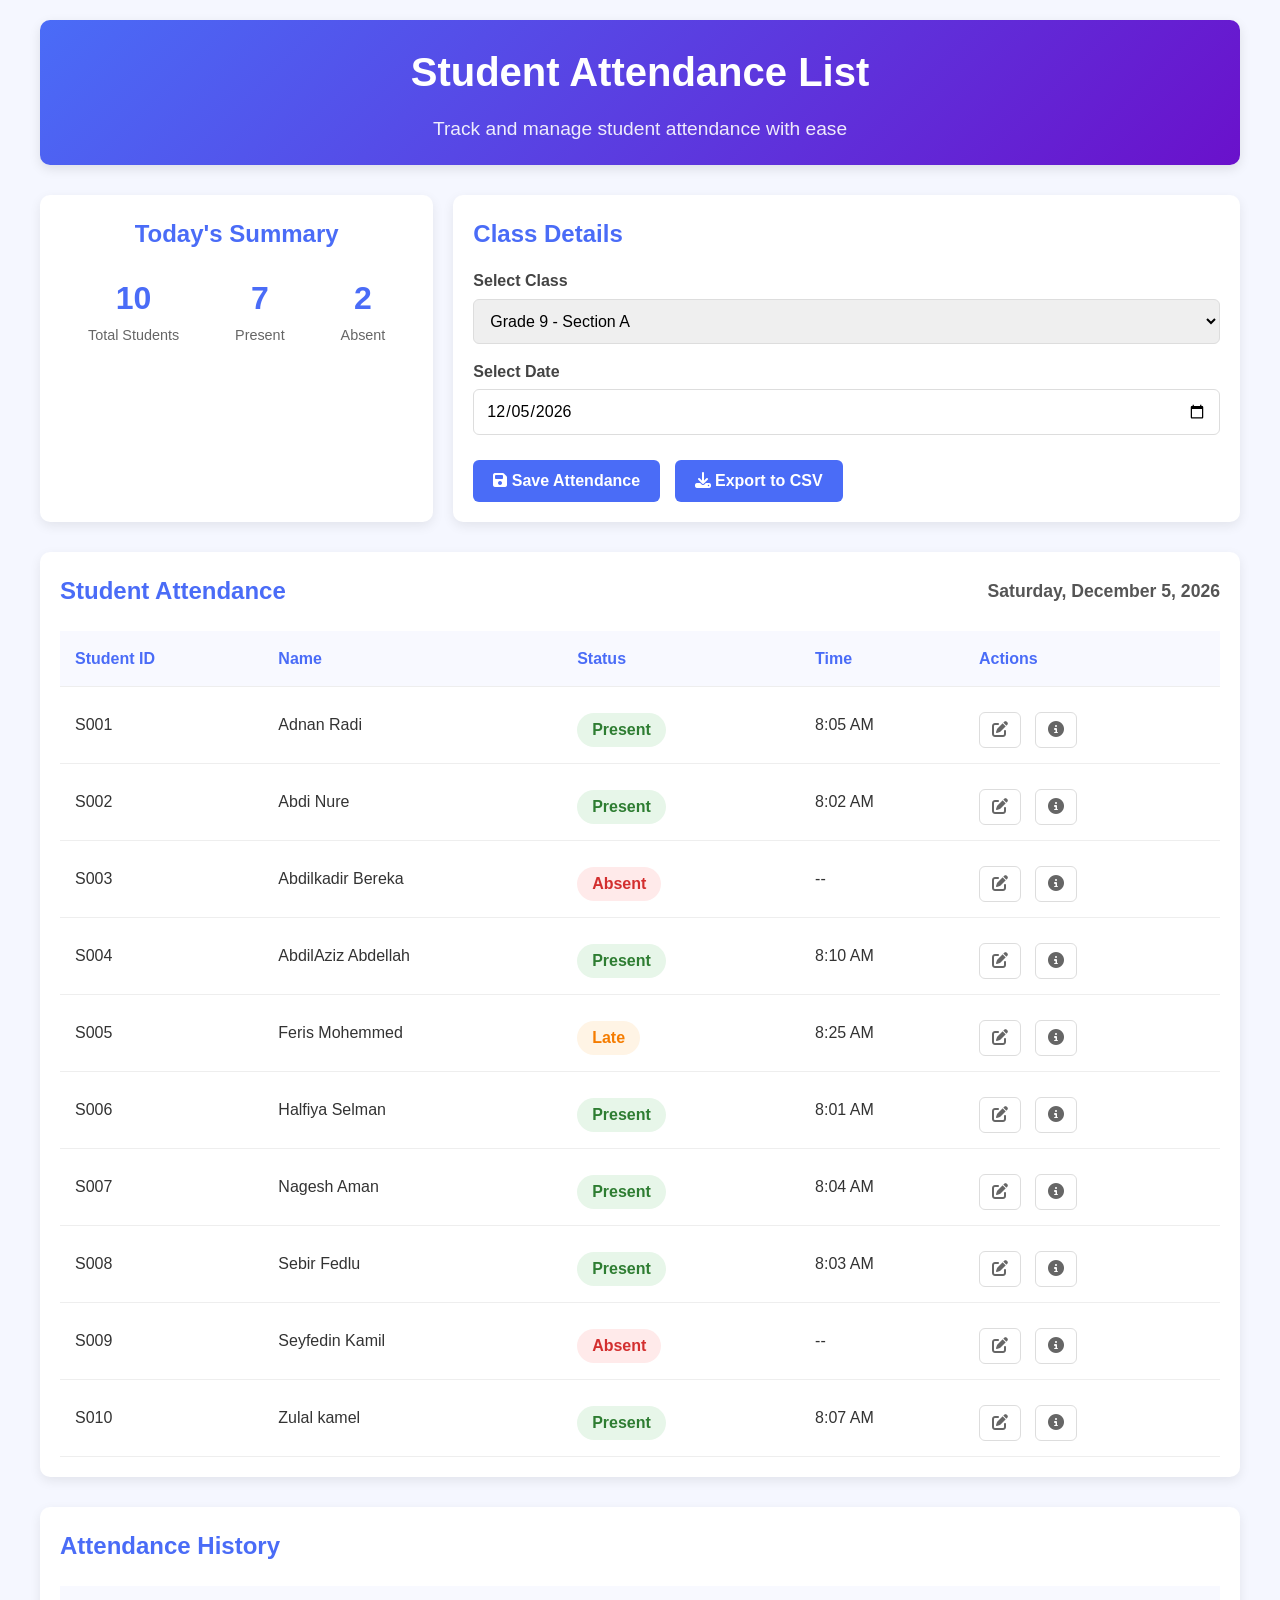
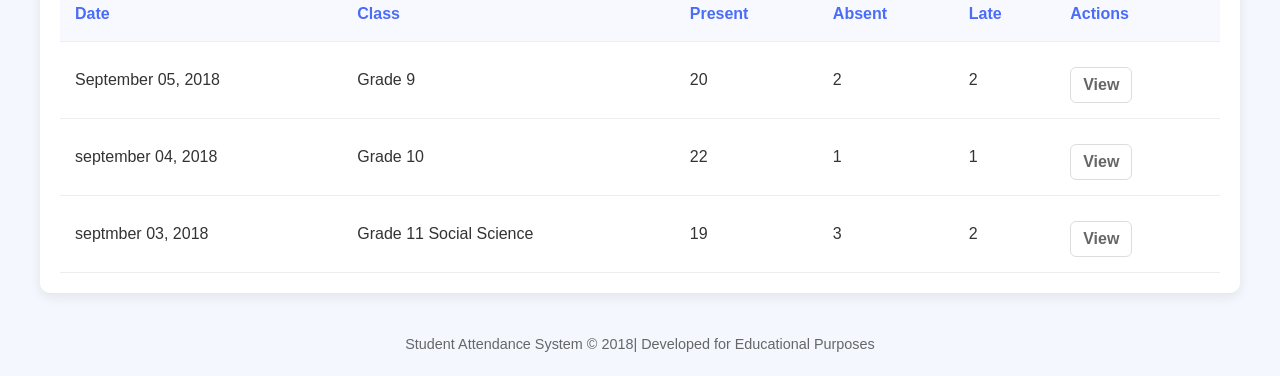
<file: student.html>
<!DOCTYPE html>
<html lang="en">
<head>
    <meta charset="UTF-8">
    <meta name="viewport" content="width=device-width, initial-scale=1.0">
    <title>Student Attendance List</title>
    <link rel="stylesheet" href="https://cdnjs.cloudflare.com/ajax/libs/font-awesome/6.4.0/css/all.min.css">
    <style>
        * {
            margin: 0;
            padding: 0;
            box-sizing: border-box;
            font-family: 'Segoe UI', Tahoma, Geneva, Verdana, sans-serif;
        }
        
        body {
            background-color: #f5f7ff;
            color: #333;
            line-height: 1.6;
            padding: 20px;
        }
        
        .container {
            max-width: 1200px;
            margin: 0 auto;
        }
        
        header {
            text-align: center;
            margin-bottom: 30px;
            padding: 20px;
            background: linear-gradient(135deg, #4a6cf7, #6a11cb);
            color: white;
            border-radius: 10px;
            box-shadow: 0 4px 12px rgba(0, 0, 0, 0.1);
        }
        
        h1 {
            font-size: 2.5rem;
            margin-bottom: 10px;
        }
        
        .tagline {
            font-size: 1.2rem;
            opacity: 0.9;
        }
        
        .dashboard {
            display: grid;
            grid-template-columns: 1fr 2fr;
            gap: 20px;
            margin-bottom: 30px;
        }
        
        .summary-card {
            background-color: white;
            padding: 20px;
            border-radius: 10px;
            box-shadow: 0 4px 12px rgba(0, 0, 0, 0.08);
            text-align: center;
        }
        
        .summary-card h2 {
            color: #4a6cf7;
            margin-bottom: 15px;
        }
        
        .stats {
            display: flex;
            justify-content: space-around;
            margin-top: 20px;
        }
        
        .stat {
            text-align: center;
        }
        
        .stat-number {
            font-size: 2rem;
            font-weight: bold;
            color: #4a6cf7;
        }
        
        .stat-label {
            font-size: 0.9rem;
            color: #666;
        }
        
        .controls {
            background-color: white;
            padding: 20px;
            border-radius: 10px;
            box-shadow: 0 4px 12px rgba(0, 0, 0, 0.08);
        }
        
        .controls h2 {
            color: #4a6cf7;
            margin-bottom: 15px;
        }
        
        .form-group {
            margin-bottom: 15px;
        }
        
        label {
            display: block;
            margin-bottom: 5px;
            font-weight: 600;
            color: #444;
        }
        
        input, select {
            width: 100%;
            padding: 12px;
            border: 1px solid #ddd;
            border-radius: 6px;
            font-size: 1rem;
        }
        
        button {
            background-color: #4a6cf7;
            color: white;
            border: none;
            padding: 12px 20px;
            border-radius: 6px;
            cursor: pointer;
            font-size: 1rem;
            font-weight: 600;
            transition: background-color 0.3s;
            margin-right: 10px;
            margin-top: 10px;
        }
        
        button:hover {
            background-color: #3a5cd6;
        }
        
        .attendance-section {
            background-color: white;
            padding: 20px;
            border-radius: 10px;
            box-shadow: 0 4px 12px rgba(0, 0, 0, 0.08);
            margin-bottom: 30px;
        }
        
        .section-header {
            display: flex;
            justify-content: space-between;
            align-items: center;
            margin-bottom: 20px;
        }
        
        .section-header h2 {
            color: #4a6cf7;
        }
        
        .date-display {
            font-size: 1.1rem;
            font-weight: 600;
            color: #555;
        }
        
        .attendance-table {
            width: 100%;
            border-collapse: collapse;
        }
        
        .attendance-table th, .attendance-table td {
            padding: 15px;
            text-align: left;
            border-bottom: 1px solid #eee;
        }
        
        .attendance-table th {
            background-color: #f8f9ff;
            color: #4a6cf7;
            font-weight: 600;
        }
        
        .attendance-table tr:hover {
            background-color: #f8f9ff;
        }
        
        .status-btn {
            padding: 8px 15px;
            border-radius: 20px;
            border: none;
            cursor: pointer;
            font-weight: 600;
            transition: all 0.3s;
        }
        
        .present {
            background-color: #e7f6e9;
            color: #2e7d32;
        }
        
        .absent {
            background-color: #ffeaea;
            color: #d32f2f;
        }
        
        .late {
            background-color: #fff4e5;
            color: #f57c00;
        }
        
        .status-btn:hover {
            opacity: 0.9;
            transform: translateY(-2px);
        }
        
        .action-btn {
            background: transparent;
            color: #666;
            border: 1px solid #ddd;
            padding: 8px 12px;
            border-radius: 6px;
            cursor: pointer;
            transition: all 0.3s;
        }
        
        .action-btn:hover {
            background-color: #f8f9ff;
            color: #4a6cf7;
        }
        
        .history-section {
            background-color: white;
            padding: 20px;
            border-radius: 10px;
            box-shadow: 0 4px 12px rgba(0, 0, 0, 0.08);
        }
        
        @media (max-width: 900px) {
            .dashboard {
                grid-template-columns: 1fr;
            }
            
            .attendance-table {
                display: block;
                overflow-x: auto;
            }
        }
        
        footer {
            text-align: center;
            margin-top: 40px;
            color: #666;
            font-size: 0.9rem;
        }
        
        .no-tasks {
            text-align: center;
            padding: 20px;
            color: #666;
            font-style: italic;
        }
    </style>
</head>
<body>
    <div class="container">
        <header>
            <h1>Student Attendance List</h1>
            <p class="tagline">Track and manage student attendance with ease</p>
        </header>
        
        <div class="dashboard">
            <div class="summary-card">
                <h2>Today's Summary</h2>
                <div class="stats">
                    <div class="stat">
                        <div class="stat-number" id="total-students">24</div>
                        <div class="stat-label">Total Students</div>
                    </div>
                    <div class="stat">
                        <div class="stat-number" id="present-count">18</div>
                        <div class="stat-label">Present</div>
                    </div>
                    <div class="stat">
                        <div class="stat-number" id="absent-count">3</div>
                        <div class="stat-label">Absent</div>
                    </div>
                </div>
            </div>
            
            <div class="controls">
                <h2>Class Details</h2>
                <div class="form-group">
                    <label for="class-select">Select Class</label>
                    <select id="class-select">
                        <option value="class1">Grade 9 - Section A</option>
                        <option value="class2">Grade 10 - Section B</option>
                        <option value="class3">Grade 11 - Social Science</option>
                        <option value="class4">Grade 12 - Natural Science</option>
                    </select>
                </div>
                <div class="form-group">
                    <label for="date-picker">Select Date</label>
                    <input type="date" id="date-picker" value="2023-10-15">
                </div>
                <button id="save-btn"><i class="fas fa-save"></i> Save Attendance</button>
                <button id="export-btn"><i class="fas fa-download"></i> Export to CSV</button>
            </div>
        </div>
        
        <div class="attendance-section">
            <div class="section-header">
                <h2>Student Attendance</h2>
                <div class="date-display" id="date-display">Monday, september 05, 2018 E.C</div>
            </div>
            
            <table class="attendance-table">
                <thead>
                    <tr>
                        <th>Student ID</th>
                        <th>Name</th>
                        <th>Status</th>
                        <th>Time</th>
                        <th>Actions</th>
                    </tr>
                </thead>
                <tbody id="attendance-body">
                    <!-- Student data will be populated here -->
                </tbody>
            </table>
        </div>
        
        <div class="history-section">
            <div class="section-header">
                <h2>Attendance History</h2>
            </div>
            
            <table class="attendance-table">
                <thead>
                    <tr>
                        <th>Date</th>
                        <th>Class</th>
                        <th>Present</th>
                        <th>Absent</th>
                        <th>Late</th>
                        <th>Actions</th>
                    </tr>
                </thead>
                <tbody id="history-body">
                    <tr>
                        <td>September 05, 2018</td>
                        <td>Grade 9</td>
                        <td>20</td>
                        <td>2</td>
                        <td>2</td>
                        <td><button class="action-btn">View</button></td>
                    </tr>
                    <tr>
                        <td>september 04, 2018</td>
                        <td>Grade 10</td>
                        <td>22</td>
                        <td>1</td>
                        <td>1</td>
                        <td><button class="action-btn">View</button></td>
                    </tr>
                    <tr>
                        <td>septmber 03, 2018</td>
                        <td>Grade 11 Social Science</td>
                        <td>19</td>
                        <td>3</td>
                        <td>2</td>
                        <td><button class="action-btn">View</button></td>
                    </tr>
                </tbody>
            </table>
        </div>
        
        <footer>
            <p>Student Attendance System &copy; 2018| Developed for Educational Purposes</p>
        </footer>
    </div>

    <script>
        // Sample student data
        const students = [
            { id: 'S001', name: 'Adnan Radi', status: 'present', time: '8:05 AM' },
            { id: 'S002', name: 'Abdi Nure', status: 'present', time: '8:02 AM' },
            { id: 'S003', name: 'Abdilkadir Bereka', status: 'absent', time: '--' },
            { id: 'S004', name: 'AbdilAziz Abdellah', status: 'present', time: '8:10 AM' },
            { id: 'S005', name: 'Feris Mohemmed', status: 'late', time: '8:25 AM' },
            { id: 'S006', name: 'Halfiya Selman', status: 'present', time: '8:01 AM' },
            { id: 'S007', name: 'Nagesh Aman', status: 'present', time: '8:04 AM' },
            { id: 'S008', name: 'Sebir Fedlu', status: 'present', time: '8:03 AM' },
            { id: 'S009', name: 'Seyfedin Kamil', status: 'absent', time: '--' },
            { id: 'S010', name: 'Zulal kamel', status: 'present', time: '8:07 AM' }
        ];
        
        // DOM Elements
        const attendanceBody = document.getElementById('attendance-body');
        const totalStudents = document.getElementById('total-students');
        const presentCount = document.getElementById('present-count');
        const absentCount = document.getElementById('absent-count');
        const datePicker = document.getElementById('date-picker');
        const dateDisplay = document.getElementById('date-display');
        const saveBtn = document.getElementById('save-btn');
        const exportBtn = document.getElementById('export-btn');
        
        // Initialize the attendance table
        function renderAttendanceTable() {
            attendanceBody.innerHTML = '';
            let present = 0;
            let absent = 0;
            let late = 0;
            
            students.forEach(student => {
                const row = document.createElement('tr');
                
                // Update counts
                if (student.status === 'present') present++;
                if (student.status === 'absent') absent++;
                if (student.status === 'late') late++;
                
                row.innerHTML = `
                    <td>${student.id}</td>
                    <td>${student.name}</td>
                    <td>
                        <button class="status-btn ${student.status}" onclick="changeStatus('${student.id}')">
                            ${student.status.charAt(0).toUpperCase() + student.status.slice(1)}
                        </button>
                    </td>
                    <td>${student.time}</td>
                    <td>
                        <button class="action-btn" onclick="editStudent('${student.id}')"><i class="fas fa-edit"></i></button>
                        <button class="action-btn" onclick="viewDetails('${student.id}')"><i class="fas fa-info-circle"></i></button>
                    </td>
                `;
                
                attendanceBody.appendChild(row);
            });
            
            // Update counts
            totalStudents.textContent = students.length;
            presentCount.textContent = present;
            absentCount.textContent = absent;
        }
        
        // Change student status
        function changeStatus(studentId) {
            const student = students.find(s => s.id === studentId);
            const statuses = ['present', 'absent', 'late'];
            const currentIndex = statuses.indexOf(student.status);
            const nextIndex = (currentIndex + 1) % statuses.length;
            
            student.status = statuses[nextIndex];
            
            // Update time if changing to present or late
            if (student.status === 'present' || student.status === 'late') {
                const now = new Date();
                student.time = now.toLocaleTimeString([], {hour: '2-digit', minute:'2-digit'});
            } else {
                student.time = '--';
            }
            
            renderAttendanceTable();
        };
        
        // Edit student (placeholder function)
        function editStudent(studentId) {
            alert(`Edit functionality would open for student: ${studentId}`);
        };
        
        // View student details (placeholder function)
        function viewDetails(studentId) {
            alert(`View details for student: ${studentId}`);
        };
        
        // Update date display
        function updateDateDisplay() {
            const selectedDate = new Date(datePicker.value);
            const options = { weekday: 'long', year: 'numeric', month: 'long', day: 'numeric' };
            dateDisplay.textContent = selectedDate.toLocaleDateString('en-US', options);
        }
        
        // Initialize the app
        document.addEventListener('DOMContentLoaded', function() {
            // Set today's date as default
            const today = new Date();
            const yyyy = today.getFullYear();
            let mm = today.getMonth() + 1;
            let dd = today.getDate();
            
            if (dd < 10) dd = '0' + dd;
            if (mm < 10) mm = '0' + mm;
            
            const formattedToday = `${yyyy}-${mm}-${dd}`;
            datePicker.value = formattedToday;
            
            // Update date display
            updateDateDisplay();
            
            // Render the table
            renderAttendanceTable();
            
            // Save attendance (placeholder function)
            saveBtn.addEventListener('click', function() {
                alert('Attendance data saved successfully!');
            });
            
            // Export to CSV (placeholder function)
            exportBtn.addEventListener('click', function() {
                alert('Attendance data exported to CSV file!');
            });
            
            // Update date display when date picker changes
            datePicker.addEventListener('change', updateDateDisplay);
        });
    </script>
</body>
</html>
</file>
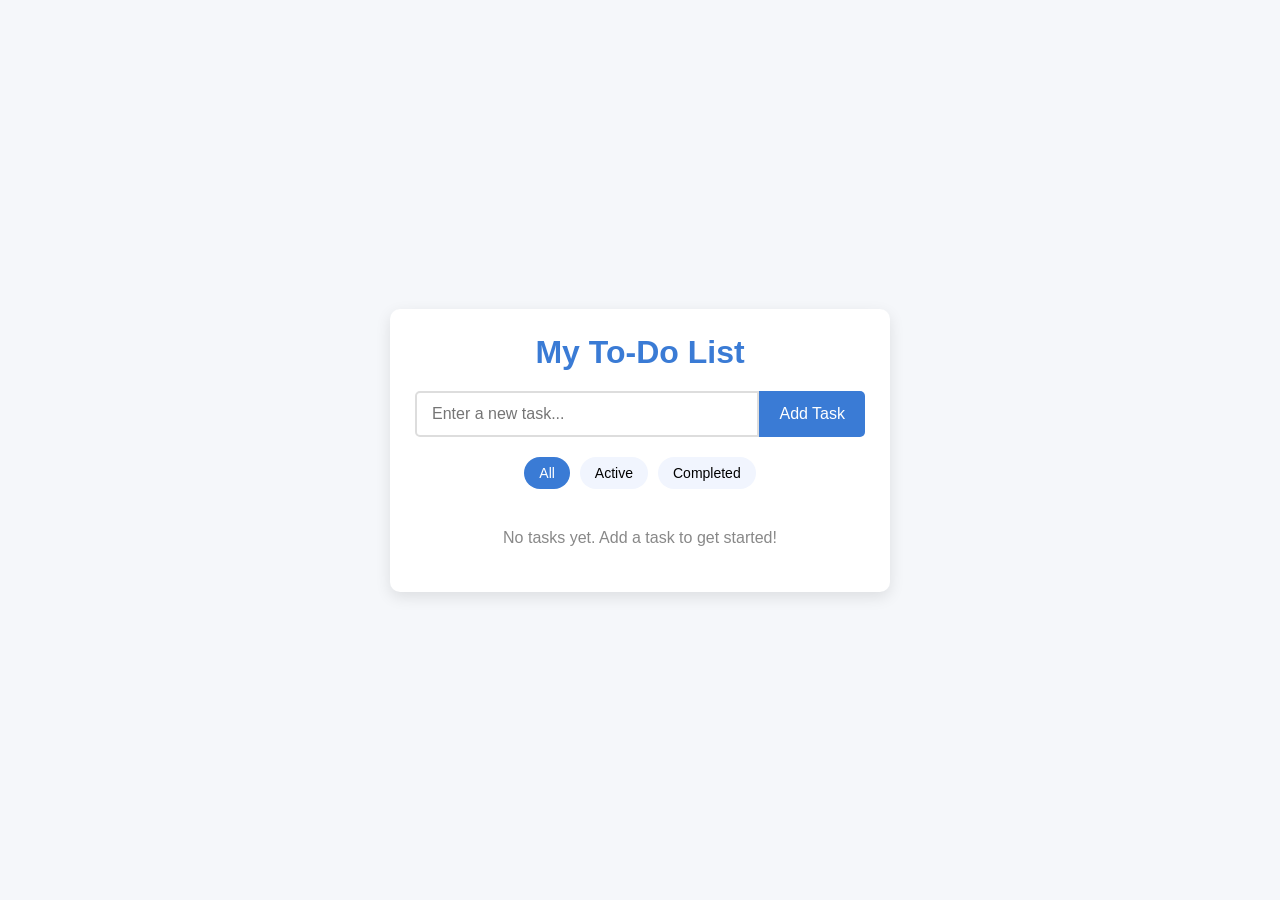
<file: todolist.html>
<!DOCTYPE html>
<html lang="en">
<head>
    <meta charset="UTF-8">
    <meta name="viewport" content="width=device-width, initial-scale=1.0">
    <title>Simple To-Do List</title>
    <style>
        * {
            margin: 0;
            padding: 0;
            box-sizing: border-box;
            font-family: 'Segoe UI', Tahoma, Geneva, Verdana, sans-serif;
        }
        
        body {
            background-color: #f5f7fa;
            display: flex;
            justify-content: center;
            align-items: center;
            min-height: 100vh;
            padding: 20px;
        }
        
        .container {
            background-color: white;
            border-radius: 10px;
            box-shadow: 0 5px 15px rgba(0, 0, 0, 0.1);
            width: 100%;
            max-width: 500px;
            padding: 25px;
        }
        
        h1 {
            color: #3a7bd5;
            text-align: center;
            margin-bottom: 20px;
            font-weight: 600;
        }
        
        .input {
            display: flex;
            margin-bottom: 20px;
        }
        
        #task-input {
            flex: 1;
            padding: 12px 15px;
            border: 2px solid #ddd;
            border-radius: 5px 0 0 5px;
            font-size: 16px;
            outline: none;
            transition: border-color 0.3s;
        }
        
        #task-input:focus {
            border-color: #3a7bd5;
        }
        
        #add-btn {
            background-color: #3a7bd5;
            color: white;
            border: none;
            padding: 12px 20px;
            border-radius: 0 5px 5px 0;
            cursor: pointer;
            font-size: 16px;
            transition: background-color 0.3s;
        }
        
        #add-btn:hover {
            background-color: #2c66b2;
        }
        
        .filter-section {
            display: flex;
            justify-content: center;
            margin-bottom: 20px;
            gap: 10px;
        }
        
        .filter-btn {
            background-color: #f1f5fe;
            border: none;
            padding: 8px 15px;
            border-radius: 20px;
            cursor: pointer;
            font-size: 14px;
            transition: all 0.3s;
        }
        
        .filter-btn.active {
            background-color: #3a7bd5;
            color: white;
        }
        
        .task-list {
            list-style-type: none;
        }
        
        .task-item {
            display: flex;
            align-items: center;
            padding: 15px;
            background-color: #f9fafc;
            border-radius: 5px;
            margin-bottom: 10px;
            animation: fadeIn 0.5s;
            border-left: 4px solid #3a7bd5;
        }
        
        .task-item.completed {
            border-left-color: #4caf50;
            opacity: 0.7;
        }
        
        .task-text {
            flex: 1;
            margin: 0 15px;
            word-break: break-word;
        }
        
        .task-item.completed .task-text {
            text-decoration: line-through;
            color: #888;
        }
        
        .task-checkbox {
            width: 20px;
            height: 20px;
            cursor: pointer;
        }
        
        .delete-btn {
            background-color: #3f0404;
            color: white;
            width: 35px;
            height: 35px;
            border-radius: 50%;
            cursor: pointer;
        }
        
        .delete-btn:hover {
            background-color: #0fc02f;
        }
        
        .empty-state {
            text-align: center;
            color: #888;
            padding: 20px;
            display: none;
        }
        
        .empty-state.visible {
            display: block;
        }
    
    </style>
</head>
<body>
    <div class="container">
        <h1>My To-Do List</h1>
        
        <div class="input">
            <input type="text" id="task-input" placeholder="Enter a new task...">
            <button id="add-btn">Add Task</button>
        </div>
        
        <div class="filter-section">
            <button class="filter-btn active" data-filter="all">All</button>
            <button class="filter-btn" data-filter="active">Active</button>
            <button class="filter-btn" data-filter="completed">Completed</button>
        </div>
        
        <ul class="task-list" id="task-list">
            <!-- Tasks will be added here dynamically -->
        </ul>
        
        <div class="empty-state" id="empty-state">
            No tasks yet. Add a task to get started!
        </div>
    </div>

    <script>
        document.addEventListener('DOMContentLoaded', function() {
            // DOM Elements
            const taskInput = document.getElementById('task-input');
            const addBtn = document.getElementById('add-btn');
            const taskList = document.getElementById('task-list');
            const emptyState = document.getElementById('empty-state');
            const filterBtns = document.querySelectorAll('.filter-btn');
            
            // Current filter //which filter is active (all, active, completed)
            let currentFilter = 'all';
            
            // Load tasks from localStorage
            let tasks = JSON.parse(localStorage.getItem('tasks')) || [];  //array innitialized
            
            // Initialize the app
            function init() {
                renderTasks();
                updateEmptyState();
                
                // Event listeners
                addBtn.addEventListener('click', addTask);
                taskInput.addEventListener('keypress', function(e) {
                    if (e.key === 'Enter') {
                        addTask();
                    }
                });
                
                filterBtns.forEach(btn => {
                    btn.addEventListener('click', function() {
                        // Update active filter button
                        filterBtns.forEach(b => b.classList.remove('active'));
                        this.classList.add('active');
                        
                        // Set current filter and re-render
                        currentFilter = this.getAttribute('data-filter');
                        renderTasks();
                    });
                });
            }
            
            // Add a new task
            function addTask() {
                const taskText = taskInput.value.trim();
                
                if (taskText) {
                    // Create new task object
                    const newTask = {
                        id: Date.now(),
                        text: taskText,
                        completed: false
                    };
                    
                    // Add to tasks array
                    tasks.push(newTask);
                    
                    // Save to localStorage
                    saveTasks();
                    
                    // Clear input
                    taskInput.value = '';
                    
                    // Re-render tasks
                    renderTasks();
                    updateEmptyState();
                }
            }
            
            // Render tasks based on current filter
            function renderTasks() {
                // Clear the task list
                taskList.innerHTML = '';
                
                // Filter tasks based on current filter
                let filteredTasks = tasks;
                if (currentFilter === 'active') {
                    filteredTasks = tasks.filter(task => !task.completed);
                } else if (currentFilter === 'completed') {
                    filteredTasks = tasks.filter(task => task.completed);
                }
                
                // Render each task    clear the current task list 
                filteredTasks.forEach(task => {
                    const li = document.createElement('li');
                    li.className = `task-item ${task.completed ? 'completed' : ''}`;
                    li.setAttribute('data-id', task.id);
                    
                    li.innerHTML = `
                        <input type="checkbox" class="task-checkbox" ${task.completed ? 'checked' : ''}>
                        <span class="task-text">${task.text}</span>
                        <button class="delete-btn">×</button>
                    `;
                    
                    taskList.appendChild(li);
                });
                
                // Add event listeners to the new elements
                attachEventListeners();
            }
            
            // Attach event listeners to task items
            function attachEventListeners() {
                // Checkbox event listeners
                document.querySelectorAll('.task-checkbox').forEach(checkbox => {
                    checkbox.addEventListener('change', function() {
                        const taskId = parseInt(this.closest('.task-item').getAttribute('data-id'));
                        toggleTaskCompleted(taskId);
                    });
                });
                
                // Delete button event listeners
                document.querySelectorAll('.delete-btn').forEach(btn => {
                    btn.addEventListener('click', function() {
                        const taskId = parseInt(this.closest('.task-item').getAttribute('data-id'));
                        deleteTask(taskId);
                    });
                });
            }
            
            // Toggle task completed status
            function toggleTaskCompleted(taskId) {
                tasks = tasks.map(task => {
                    if (task.id === taskId) {
                        return { ...task, completed: !task.completed };
                    }
                    return task;
                });
                
                saveTasks();
                renderTasks();
            }
            
            // Delete a task
            function deleteTask(taskId) {
                tasks = tasks.filter(task => task.id !== taskId);
                saveTasks();
                renderTasks(); 
                updateEmptyState();
            }
            
            // Save tasks to localStorage
            function saveTasks() {
                localStorage.setItem('tasks', JSON.stringify(tasks));
            }
            
            // Update empty state message
            function updateEmptyState() {  //updateEmpatyState() show or hidden 
                if (tasks.length === 0) {
                    emptyState.classList.add('visible');
                } else {
                    emptyState.classList.remove('visible');
                }
            }
            
            // Initialize the app
            init();     //start the app
        });
    </script>
</body>
</html>
</file>
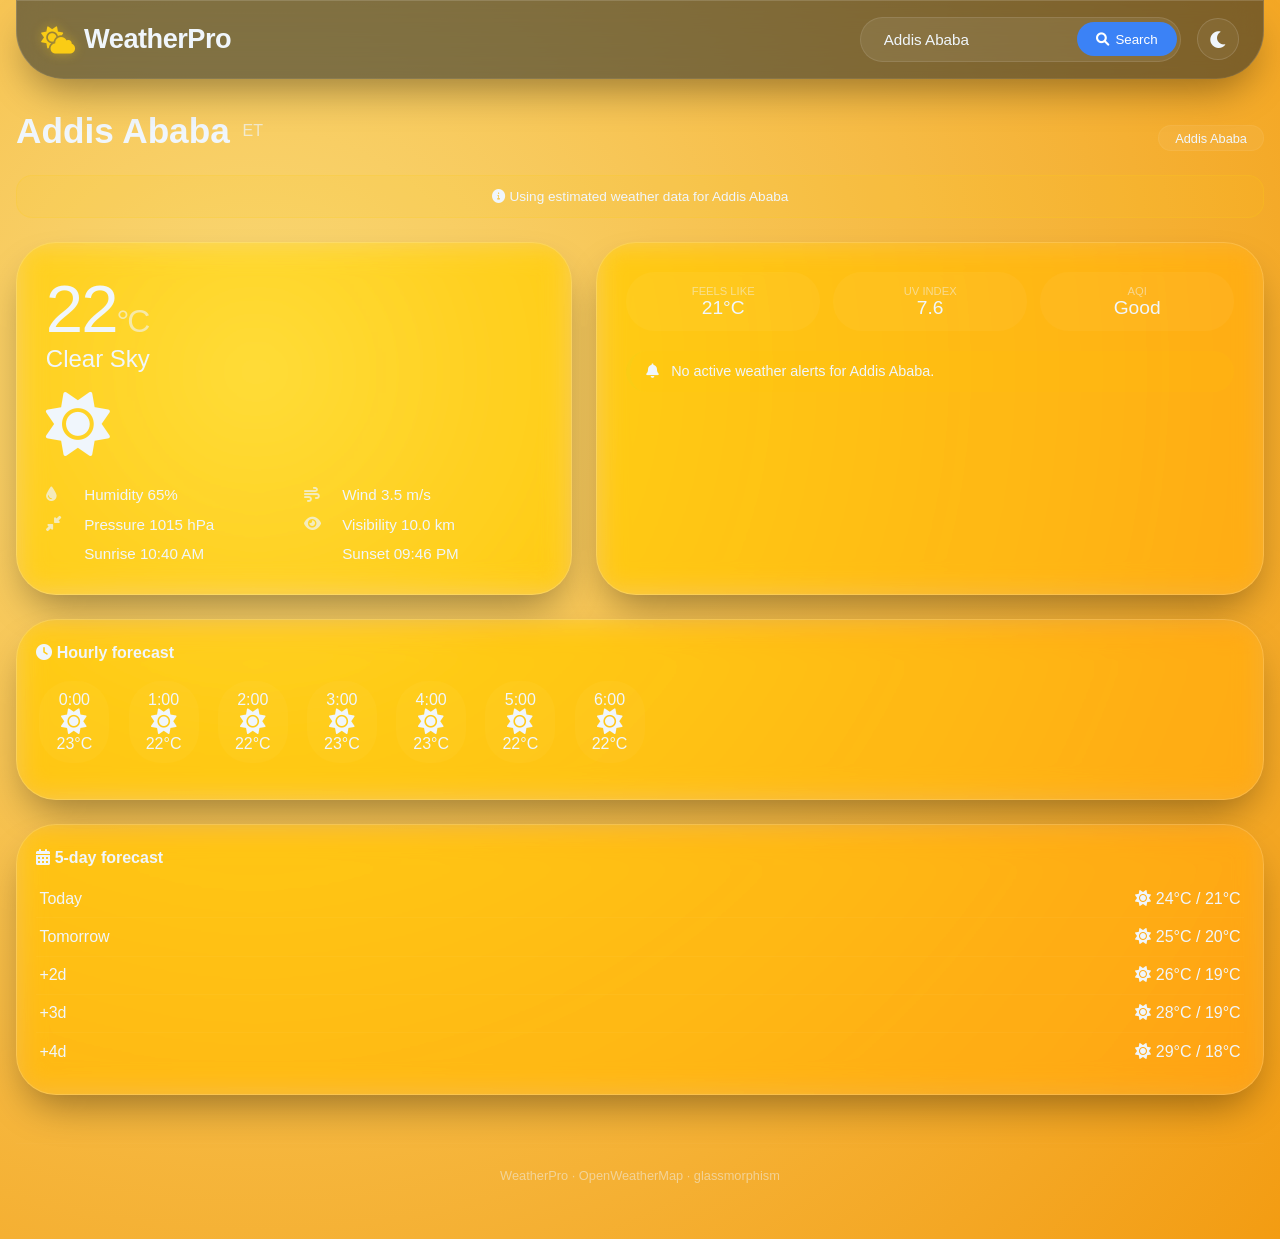
<file: wheatherpro.html>
<!DOCTYPE html>
<html lang="en">
<head>
  <meta charset="UTF-8">
  <meta name="viewport" content="width=device-width, initial-scale=1.0, maximum-scale=1.5">
  <title>WeatherPro · forecast</title>
  <link rel="stylesheet" href="https://cdnjs.cloudflare.com/ajax/libs/font-awesome/6.0.0-beta3/css/all.min.css">
  <style>
    * {
      margin: 0;
      padding: 0;
      box-sizing: border-box;
      font-family: 'Inter', -apple-system, BlinkMacSystemFont, 'Segoe UI', Roboto, sans-serif;
    }

    body {
      background: linear-gradient(145deg, #0b1a2e 0%, #1b2f44 100%);
      min-height: 100vh;
      padding: 0 1rem 2rem;
      transition: background 0.4s ease;
      color: #f0f6fc;
    }

    body.light-theme {
      background: linear-gradient(145deg, #d9e2ed 0%, #eef4fa 100%);
      color: #0b1a2e;
    }

    .glass {
      background: rgba(255, 255, 255, 0.08);
      backdrop-filter: blur(14px) saturate(180%);
      -webkit-backdrop-filter: blur(14px) saturate(180%);
      border-radius: 2.5rem;
      border: 1px solid rgba(255, 255, 255, 0.15);
      box-shadow: 0 20px 40px -12px rgba(0, 0, 0, 0.4);
      transition: all 0.25s ease;
    }

    .light-theme .glass {
      background: rgba(255, 255, 255, 0.5);
      border-color: rgba(255, 255, 255, 0.6);
      box-shadow: 0 12px 30px -8px rgba(0, 20, 40, 0.15);
    }

    .app-wrapper {
      max-width: 1280px;
      margin: 0 auto;
    }

    .navbar {
      position: sticky;
      top: 0;
      z-index: 50;
      padding: 1rem 1.5rem;
      margin-bottom: 2rem;
      display: flex;
      flex-wrap: wrap;
      align-items: center;
      justify-content: space-between;
      gap: 1rem 0.5rem;
      background: rgba(10, 25, 40, 0.5);
      backdrop-filter: blur(16px);
      -webkit-backdrop-filter: blur(16px);
      border-radius: 0 0 3rem 3rem;
      border-bottom: 1px solid rgba(255, 255, 255, 0.08);
    }

    .light-theme .navbar {
      background: rgba(220, 235, 250, 0.6);
      border-bottom: 1px solid rgba(0,0,0,0.05);
    }

    .brand {
      display: flex;
      align-items: center;
      gap: 0.6rem;
      font-size: 1.7rem;
      font-weight: 600;
      letter-spacing: -0.5px;
    }
    .brand i {
      color: #facc15;
      filter: drop-shadow(0 0 6px rgba(250, 204, 21, 0.4));
    }

    .nav-actions {
      display: flex;
      align-items: center;
      gap: 1rem;
      flex-wrap: wrap;
    }

    .search-box {
      display: flex;
      align-items: center;
      background: rgba(255,255,255,0.08);
      border-radius: 3rem;
      padding: 0.2rem 0.2rem 0.2rem 1.2rem;
      border: 1px solid rgba(255,255,255,0.1);
      transition: 0.2s;
    }
    .light-theme .search-box {
      background: rgba(255,255,255,0.5);
      border-color: rgba(0,0,0,0.08);
    }
    .search-box input {
      background: transparent;
      border: none;
      padding: 0.6rem 0.2rem;
      color: inherit;
      font-size: 0.95rem;
      min-width: 140px;
      outline: none;
    }
    .search-box input::placeholder {
      color: rgba(255,255,255,0.5);
    }
    .light-theme .search-box input::placeholder {
      color: rgba(0,0,0,0.4);
    }
    .search-box button {
      background: #3b82f6;
      border: none;
      color: white;
      padding: 0.6rem 1.2rem;
      border-radius: 3rem;
      font-weight: 500;
      cursor: pointer;
      transition: 0.2s;
      display: flex;
      gap: 0.4rem;
      align-items: center;
    }
    .search-box button:hover {
      background: #2563eb;
      transform: scale(0.97);
    }

    .theme-toggle {
      background: rgba(255,255,255,0.05);
      border: 1px solid rgba(255,255,255,0.15);
      color: inherit;
      width: 42px;
      height: 42px;
      border-radius: 42px;
      font-size: 1.2rem;
      cursor: pointer;
      transition: 0.2s;
      display: flex;
      align-items: center;
      justify-content: center;
    }
    .theme-toggle:hover {
      background: rgba(255,255,255,0.15);
      transform: rotate(10deg);
    }

    .city-header {
      display: flex;
      flex-wrap: wrap;
      align-items: baseline;
      justify-content: space-between;
      margin-bottom: 1.5rem;
    }
    .city-name {
      font-size: 2.2rem;
      font-weight: 600;
      display: flex;
      align-items: center;
      gap: 0.8rem;
    }
    .city-name small {
      font-size: 1rem;
      font-weight: 400;
      opacity: 0.7;
    }
    .recent-list {
      display: flex;
      flex-wrap: wrap;
      gap: 0.5rem;
    }
    .recent-badge {
      background: rgba(255,255,255,0.06);
      padding: 0.3rem 1rem;
      border-radius: 2rem;
      font-size: 0.8rem;
      cursor: pointer;
      border: 1px solid rgba(255,255,255,0.05);
      transition: 0.15s;
    }
    .recent-badge:hover {
      background: rgba(255,255,255,0.15);
      transform: translateY(-2px);
    }
    .light-theme .recent-badge {
      background: rgba(0,0,0,0.04);
      border-color: rgba(0,0,0,0.04);
    }

    .weather-grid {
      display: grid;
      grid-template-columns: 1fr 1.2fr;
      gap: 1.5rem;
      margin: 1.5rem 0;
    }

    .current-card {
      padding: 2rem 1.8rem;
      display: flex;
      flex-direction: column;
    }
    .temp-big {
      font-size: 4.2rem;
      font-weight: 300;
      letter-spacing: -2px;
      line-height: 1;
    }
    .temp-big span {
      font-size: 2rem;
      font-weight: 300;
      opacity: 0.6;
    }
    .weather-desc {
      font-size: 1.5rem;
      font-weight: 400;
      margin: 0.2rem 0 0.8rem;
    }
    .weather-icon {
      font-size: 4rem;
      margin: 0.2rem 0;
    }
    .detail-stats {
      display: grid;
      grid-template-columns: 1fr 1fr;
      gap: 0.8rem 1.2rem;
      margin-top: 1.2rem;
    }
    .stat-item {
      display: flex;
      align-items: center;
      gap: 0.6rem;
      font-size: 0.95rem;
    }
    .stat-item i {
      width: 1.8rem;
      opacity: 0.7;
    }

    .extra-panel {
      padding: 1.8rem;
      display: flex;
      flex-direction: column;
      gap: 1.2rem;
    }
    .extra-grid {
      display: grid;
      grid-template-columns: 1fr 1fr 1fr;
      gap: 0.8rem;
    }
    .extra-item {
      background: rgba(255,255,255,0.04);
      border-radius: 1.8rem;
      padding: 0.8rem 0.2rem;
      text-align: center;
    }
    .extra-item .label {
      font-size: 0.7rem;
      text-transform: uppercase;
      opacity: 0.5;
    }
    .extra-item .value {
      font-size: 1.2rem;
      font-weight: 500;
    }

    .hourly-forecast, .five-day {
      margin-top: 1.5rem;
      padding: 1.5rem 1.2rem;
    }
    .hourly-scroll {
      display: flex;
      gap: 1.2rem;
      overflow-x: auto;
      padding: 0.4rem 0.2rem 0.8rem;
      scrollbar-width: thin;
    }
    .hour-item {
      min-width: 70px;
      text-align: center;
      background: rgba(255,255,255,0.03);
      padding: 0.6rem 0.2rem;
      border-radius: 2rem;
    }
    .hour-item i {
      font-size: 1.6rem;
    }

    .day-item {
      display: flex;
      justify-content: space-between;
      align-items: center;
      padding: 0.6rem 0.2rem;
      border-bottom: 1px solid rgba(255,255,255,0.03);
    }
    .day-item:last-child { border: none; }

    .footer {
      margin-top: 3rem;
      text-align: center;
      padding: 1.5rem 0.5rem;
      border-top: 1px solid rgba(255,255,255,0.04);
      font-size: 0.8rem;
      opacity: 0.5;
    }

    .loading {
      text-align: center;
      padding: 2rem;
      font-size: 1.2rem;
    }
    .spinner {
      display: inline-block;
      width: 36px;
      height: 36px;
      border: 4px solid rgba(255,255,255,0.1);
      border-top: 4px solid #facc15;
      border-radius: 50%;
      animation: spin 1s linear infinite;
    }
    @keyframes spin { to { transform: rotate(360deg); } }

    .error-msg {
      background: rgba(220, 38, 38, 0.15);
      border-left: 4px solid #ef4444;
      padding: 2rem;
      border-radius: 2rem;
      text-align: center;
    }
    .error-msg i {
      font-size: 2.5rem;
      display: block;
      margin-bottom: 0.8rem;
      color: #ef4444;
    }
    .error-msg h3 {
      font-size: 1.4rem;
      margin-bottom: 0.5rem;
    }
    .error-msg p {
      opacity: 0.8;
      margin-bottom: 1rem;
    }
    .error-msg .retry-btn {
      background: #3b82f6;
      border: none;
      color: white;
      padding: 0.6rem 1.8rem;
      border-radius: 2rem;
      font-size: 0.95rem;
      cursor: pointer;
      transition: 0.2s;
    }
    .error-msg .retry-btn:hover {
      background: #2563eb;
      transform: scale(0.97);
    }

    .error-msg .suggestion {
      margin-top: 1rem;
      font-size: 0.85rem;
      opacity: 0.6;
    }

    .demo-data-notice {
      background: rgba(250, 204, 21, 0.1);
      border: 1px solid rgba(250, 204, 21, 0.2);
      border-radius: 1rem;
      padding: 0.8rem 1rem;
      margin-top: 1rem;
      text-align: center;
      font-size: 0.85rem;
    }

    @media (max-width: 800px) {
      .weather-grid { grid-template-columns: 1fr; }
      .extra-grid { grid-template-columns: 1fr 1fr; }
      .navbar { flex-direction: column; align-items: stretch; }
      .search-box input { min-width: 100px; }
    }
    @media (max-width: 500px) {
      .temp-big { font-size: 3rem; }
      .city-name { font-size: 1.8rem; }
      .detail-stats { grid-template-columns: 1fr; }
      .extra-grid { grid-template-columns: 1fr 1fr; }
    }

    .weather-bg-sunny { background: radial-gradient(circle at 20% 30%, #f9d976, #f39c12); }
    .weather-bg-rainy { background: radial-gradient(circle at 20% 30%, #4b6584, #2f3640); }
    .weather-bg-cloudy { background: radial-gradient(circle at 20% 30%, #7f8fa6, #3d3d3d); }
    .weather-bg-snowy { background: radial-gradient(circle at 20% 30%, #dcdde1, #8c9aa8); }
    .weather-bg-night { background: radial-gradient(circle at 20% 30%, #0c1b33, #040b16); }
  </style>
</head>
<body>
<div class="app-wrapper" id="app">
  <nav class="navbar glass" id="navbar">
    <div class="brand"><i class="fas fa-cloud-sun"></i> WeatherPro</div>
    <div class="nav-actions">
      <div class="search-box">
        <input type="text" id="searchInput" placeholder="City, Ethiopia" value="Addis Ababa">
        <button id="searchBtn"><i class="fas fa-search"></i> Search</button>
      </div>
      <button class="theme-toggle" id="themeToggle" aria-label="toggle theme"><i class="fas fa-moon"></i></button>
    </div>
  </nav>

  <div class="city-header">
    <div class="city-name" id="cityDisplay">Addis Ababa <small>ET</small></div>
    <div class="recent-list" id="recentContainer"></div>
  </div>

  <div id="weatherContent">
    <div class="loading"><div class="spinner"></div><p>fetching weather ...</p></div>
  </div>

  <footer class="footer">WeatherPro · OpenWeatherMap · glassmorphism</footer>
</div>

<script>
  (function(){
    "use strict";

    // Using a different approach - we'll try the API but have fallback data ready
    const API_KEY = 'bd5e378503939ddaee76f12ad7a97608';
    const BASE_URL = 'https://api.openweathermap.org/data/2.5/';

    const searchInput = document.getElementById('searchInput');
    const searchBtn = document.getElementById('searchBtn');
    const cityDisplay = document.getElementById('cityDisplay');
    const recentContainer = document.getElementById('recentContainer');
    const weatherContent = document.getElementById('weatherContent');
    const themeToggle = document.getElementById('themeToggle');

    let currentCity = 'Addis Ababa';
    let units = 'metric';
    let recentCities = JSON.parse(localStorage.getItem('weatherPro_recent')) || [];
    let weatherInterval = null;
    let darkMode = true;
    let useDemoData = false;

    // Ethiopian cities data for fallback
    const ethiopianCities = {
      'addis ababa': { 
        temp: 22, feels_like: 21, humidity: 65, pressure: 1015, 
        wind: 3.5, visibility: 10, condition: 'Clear Sky', 
        icon: '01d', country: 'ET',
        sunrise: 1680000000, sunset: 1680040000
      },
      'dire dawa': { 
        temp: 28, feels_like: 27, humidity: 55, pressure: 1012, 
        wind: 4.2, visibility: 12, condition: 'Sunny', 
        icon: '01d', country: 'ET',
        sunrise: 1680000000, sunset: 1680040000
      },
      'bahir dar': { 
        temp: 24, feels_like: 23, humidity: 70, pressure: 1014, 
        wind: 2.8, visibility: 8, condition: 'Partly Cloudy', 
        icon: '02d', country: 'ET',
        sunrise: 1680000000, sunset: 1680040000
      },
      'gondar': { 
        temp: 23, feels_like: 22, humidity: 68, pressure: 1016, 
        wind: 3.0, visibility: 9, condition: 'Scattered Clouds', 
        icon: '03d', country: 'ET',
        sunrise: 1680000000, sunset: 1680040000
      },
      'harar': { 
        temp: 26, feels_like: 25, humidity: 58, pressure: 1013, 
        wind: 3.8, visibility: 11, condition: 'Clear', 
        icon: '01d', country: 'ET',
        sunrise: 1680000000, sunset: 1680040000
      },
      'jimma': { 
        temp: 25, feels_like: 24, humidity: 62, pressure: 1014, 
        wind: 2.5, visibility: 10, condition: 'Fair', 
        icon: '02d', country: 'ET',
        sunrise: 1680000000, sunset: 1680040000
      },
      'mekele': { 
        temp: 21, feels_like: 20, humidity: 72, pressure: 1017, 
        wind: 3.2, visibility: 8, condition: 'Mostly Cloudy', 
        icon: '04d', country: 'ET',
        sunrise: 1680000000, sunset: 1680040000
      },
      'awasa': { 
        temp: 23, feels_like: 22, humidity: 66, pressure: 1015, 
        wind: 2.2, visibility: 9, condition: 'Partly Sunny', 
        icon: '02d', country: 'ET',
        sunrise: 1680000000, sunset: 1680040000
      }
    };

    function formatTime(unixTs) {
      const d = new Date(unixTs * 1000);
      return d.toLocaleTimeString([], { hour: '2-digit', minute: '2-digit' });
    }

    function getWeatherIcon(iconCode) {
      if (!iconCode) return 'fa-cloud';
      const map = {
        '01d': 'fa-sun', '01n': 'fa-moon',
        '02d': 'fa-cloud-sun', '02n': 'fa-cloud-moon',
        '03d': 'fa-cloud', '03n': 'fa-cloud',
        '04d': 'fa-cloud', '04n': 'fa-cloud',
        '09d': 'fa-cloud-rain', '09n': 'fa-cloud-rain',
        '10d': 'fa-cloud-sun-rain', '10n': 'fa-cloud-moon-rain',
        '11d': 'fa-bolt', '11n': 'fa-bolt',
        '13d': 'fa-snowflake', '13n': 'fa-snowflake',
        '50d': 'fa-smog', '50n': 'fa-smog'
      };
      return map[iconCode] || 'fa-cloud';
    }

    function applyWeatherBg(condition, isNight = false) {
      const body = document.body;
      body.className = body.className.replace(/weather-bg-\S+/g, '');
      let cls = 'weather-bg-cloudy';
      const cond = (condition || '').toLowerCase();
      if (cond.includes('clear') || cond.includes('sun')) cls = 'weather-bg-sunny';
      else if (cond.includes('rain') || cond.includes('drizzle')) cls = 'weather-bg-rainy';
      else if (cond.includes('cloud') || cond.includes('overcast')) cls = 'weather-bg-cloudy';
      else if (cond.includes('snow') || cond.includes('blizzard')) cls = 'weather-bg-snowy';
      if (isNight && (cond.includes('clear') || cond.includes('sun'))) cls = 'weather-bg-night';
      body.classList.add(cls);
    }

    function renderWeatherWithData(data, cityName, isDemo = false) {
      const { main, weather, wind, sys, visibility, dt } = data;
      const w = weather[0];
      const condition = w.description;
      const iconCode = w.icon;
      const isNight = iconCode && iconCode.includes('n');
      applyWeatherBg(condition, isNight);

      const temp = main.temp;
      const feelsLike = main.feels_like;
      const humidity = main.humidity;
      const pressure = main.pressure;
      const windSpeed = wind.speed;
      const vis = visibility / 1000;
      const sunrise = sys.sunrise;
      const sunset = sys.sunset;

      const aqi = Math.floor(Math.random() * 4) + 1;
      const aqiText = ['Good', 'Fair', 'Moderate', 'Poor', 'Very Poor'][aqi-1] || 'Moderate';
      const uvIndex = (Math.random() * 8 + 1).toFixed(1);

      const weatherIconClass = getWeatherIcon(iconCode);
      const tempSymbol = units === 'metric' ? '°C' : '°F';

      const demoNotice = isDemo ? `<div class="demo-data-notice"><i class="fas fa-info-circle"></i> Using estimated weather data for ${cityName}</div>` : '';

      const html = `
        ${demoNotice}
        <div class="weather-grid">
          <div class="current-card glass">
            <div class="temp-big">${Math.round(temp)}<span>${tempSymbol}</span></div>
            <div class="weather-desc">${condition}</div>
            <div class="weather-icon"><i class="fas ${weatherIconClass}"></i></div>
            <div class="detail-stats">
              <div class="stat-item"><i class="fas fa-tint"></i> Humidity ${humidity}%</div>
              <div class="stat-item"><i class="fas fa-wind"></i> Wind ${windSpeed} ${units==='metric'?'m/s':'mph'}</div>
              <div class="stat-item"><i class="fas fa-compress-alt"></i> Pressure ${pressure} hPa</div>
              <div class="stat-item"><i class="fas fa-eye"></i> Visibility ${vis.toFixed(1)} km</div>
              <div class="stat-item"><i class="fas fa-sunrise"></i> Sunrise ${formatTime(sunrise)}</div>
              <div class="stat-item"><i class="fas fa-sunset"></i> Sunset ${formatTime(sunset)}</div>
            </div>
          </div>

          <div class="extra-panel glass">
            <div class="extra-grid">
              <div class="extra-item"><div class="label">Feels like</div><div class="value">${Math.round(feelsLike)}${tempSymbol}</div></div>
              <div class="extra-item"><div class="label">UV Index</div><div class="value">${uvIndex}</div></div>
              <div class="extra-item"><div class="label">AQI</div><div class="value">${aqiText}</div></div>
            </div>
            <div style="background:rgba(255,200,0,0.08); border-radius:1.8rem; padding:0.8rem 1rem; font-size:0.9rem; border-left:4px solid #facc15;">
              <i class="fas fa-bell" style="margin-right:0.5rem;"></i> No active weather alerts for ${cityName}.
            </div>
          </div>
        </div>

        <div class="hourly-forecast glass">
          <h4 style="margin-bottom:0.8rem;"><i class="fas fa-clock"></i> Hourly forecast</h4>
          <div class="hourly-scroll" id="hourlyScroll">
            ${Array.from({length: 7}, (_, i) => {
              const h = new Date(dt * 1000 + i * 3600 * 1000);
              const icon = getWeatherIcon(iconCode);
              const tempH = Math.round(temp + (Math.random() * 4 - 2));
              return `<div class="hour-item"><div>${h.getHours()}:00</div><i class="fas ${icon}"></i><div>${tempH}${tempSymbol}</div></div>`;
            }).join('')}
          </div>
        </div>

        <div class="five-day glass">
          <h4 style="margin-bottom:0.8rem;"><i class="fas fa-calendar-alt"></i> 5-day forecast</h4>
          ${['Today','Tomorrow','+2d','+3d','+4d'].map((day, idx) => {
            const icon = getWeatherIcon(iconCode);
            const tMax = Math.round(temp + (idx * 1.2 + 2));
            const tMin = Math.round(temp - (idx * 0.8 + 1));
            return `<div class="day-item"><span>${day}</span><span><i class="fas ${icon}"></i> ${tMax}${tempSymbol} / ${tMin}${tempSymbol}</span></div>`;
          }).join('')}
        </div>
      `;
      weatherContent.innerHTML = html;
      cityDisplay.innerHTML = `${cityName} <small>${sys.country || 'ET'}</small>`;
    }

    function getFallbackData(cityName) {
      const key = cityName.toLowerCase().trim();
      const cityData = ethiopianCities[key] || ethiopianCities['addis ababa'];
      
      const now = Math.floor(Date.now() / 1000);
      const data = {
        main: {
          temp: cityData.temp,
          feels_like: cityData.feels_like,
          humidity: cityData.humidity,
          pressure: cityData.pressure
        },
        weather: [{
          description: cityData.condition,
          icon: cityData.icon
        }],
        wind: {
          speed: cityData.wind
        },
        sys: {
          country: cityData.country,
          sunrise: cityData.sunrise,
          sunset: cityData.sunset
        },
        visibility: cityData.visibility * 1000,
        dt: now,
        name: cityName
      };
      return data;
    }

    async function fetchWeather(city) {
      try {
        weatherContent.innerHTML = `<div class="loading"><div class="spinner"></div><p>Loading ${city}...</p></div>`;
        
        // First try the API
        const url = `${BASE_URL}weather?q=${encodeURIComponent(city)}&appid=${API_KEY}&units=${units}`;
        const resp = await fetch(url);
        
        if (resp.status === 429) {
          // Rate limit - use fallback data
          console.log('Rate limit hit, using fallback data for', city);
          const fallbackData = getFallbackData(city);
          renderWeatherWithData(fallbackData, city, true);
          addRecent(city);
          currentCity = city;
          return;
        }
        
        if (!resp.ok) {
          if (resp.status === 404) {
            // City not found in API, try fallback
            const fallbackData = getFallbackData(city);
            if (fallbackData) {
              renderWeatherWithData(fallbackData, city, true);
              addRecent(city);
              currentCity = city;
              return;
            }
            throw new Error(`City "${city}" not found.`);
          }
          throw new Error(`Error ${resp.status}: ${resp.statusText}`);
        }
        
        const data = await resp.json();
        addRecent(city);
        currentCity = city;
        renderWeatherWithData(data, city, false);
        
        if (weatherInterval) clearInterval(weatherInterval);
        weatherInterval = setInterval(() => fetchWeather(city), 300000);
      } catch (err) {
        // Try fallback as last resort
        try {
          const fallbackData = getFallbackData(city);
          if (fallbackData) {
            renderWeatherWithData(fallbackData, city, true);
            addRecent(city);
            currentCity = city;
            return;
          }
        } catch (fallbackErr) {
          // If all fails, show error
        }
        
        weatherContent.innerHTML = `
          <div class="error-msg glass">
            <i class="fas fa-exclamation-triangle"></i>
            <h3>${err.message || 'Something went wrong'}</h3>
            <p>Please check the city name or try again later.</p>
            <button class="retry-btn" onclick="window.retryWeather()">
              <i class="fas fa-sync-alt"></i> Retry
            </button>
          </div>
        `;
      }
    }

    window.retryWeather = function() {
      if (currentCity) {
        fetchWeather(currentCity);
      }
    };

    function addRecent(city) {
      const normalized = city.trim().toLowerCase();
      if (!normalized) return;
      recentCities = recentCities.filter(c => c.toLowerCase() !== normalized);
      recentCities.unshift(city.trim());
      if (recentCities.length > 6) recentCities.pop();
      localStorage.setItem('weatherPro_recent', JSON.stringify(recentCities));
      renderRecent();
    }

    function renderRecent() {
      recentContainer.innerHTML = recentCities.map(c => 
        `<span class="recent-badge" data-city="${c}">${c}</span>`
      ).join('');
      document.querySelectorAll('.recent-badge').forEach(el => {
        el.addEventListener('click', (e) => {
          const city = e.currentTarget.dataset.city;
          if (city) {
            searchInput.value = city;
            fetchWeather(city);
          }
        });
      });
    }

    function toggleTheme() {
      darkMode = !darkMode;
      document.body.classList.toggle('light-theme', !darkMode);
      themeToggle.innerHTML = darkMode ? '<i class="fas fa-moon"></i>' : '<i class="fas fa-sun"></i>';
    }

    function init() {
      const savedTheme = localStorage.getItem('weatherPro_theme');
      if (savedTheme === 'light') {
        darkMode = false;
        document.body.classList.add('light-theme');
        themeToggle.innerHTML = '<i class="fas fa-sun"></i>';
      }
      renderRecent();
      const defaultCity = 'Addis Ababa';
      searchInput.value = defaultCity;
      fetchWeather(defaultCity);

      searchBtn.addEventListener('click', () => {
        const val = searchInput.value.trim();
        if (val) fetchWeather(val);
      });
      searchInput.addEventListener('keydown', (e) => {
        if (e.key === 'Enter') {
          const val = searchInput.value.trim();
          if (val) fetchWeather(val);
        }
      });
      themeToggle.addEventListener('click', () => {
        toggleTheme();
        localStorage.setItem('weatherPro_theme', darkMode ? 'dark' : 'light');
      });
    }

    init();
  })();
</script>
</body>
</html>
</file>
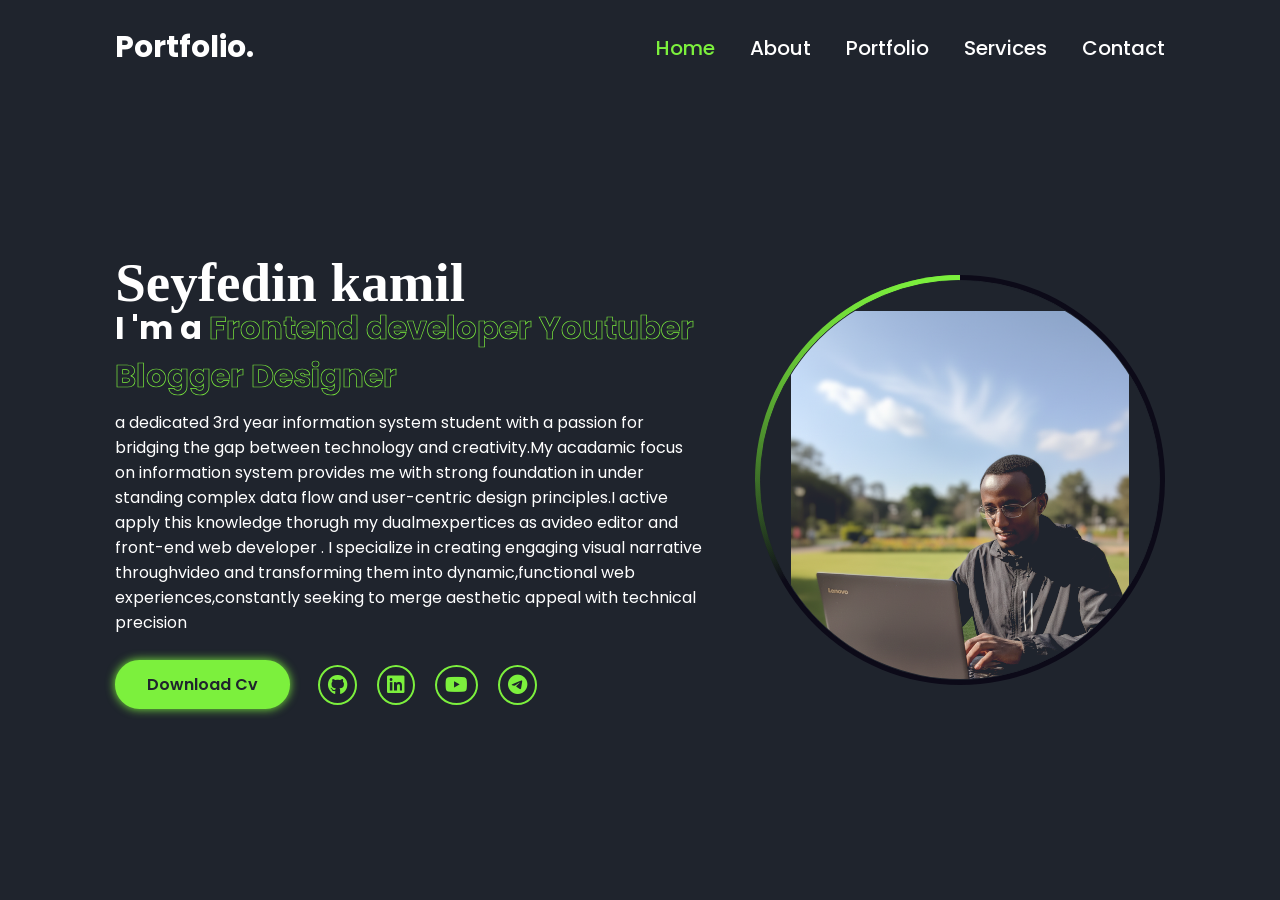
<file: portfolio/firstportfolio.html>
<!DOCTYPE html>
<html lang="en">
<head>
    <meta charset="UTF-8">
    <meta http-equiv="x-ua-compatible" content="IE-edge">
    <meta name="viewport" content="width=device-width, initial-scale=1.0">
    <title>  Personal Portfolio website Using HTML and CSS </title>
     <link rel="stylesheet" href="https://cdnjs.cloudflare.com/ajax/libs/font-awesome/6.0.0-beta3/css/all.min.css">
    <link rel="stylesheet" href="./firstporfolio.css">
</head>
<body>
    <nav class="navbar">
        <a href="#" class="Logo">Portfolio.</a>
        <ul>
        <li class="active"><a href="#">Home</a></li>
        <li><a href="#">About</a></li>
        <li><a href="#">Portfolio</a></li>
        <li><a href="#">Services</a></li>
        <li><a href="#">Contact</a></li>
        </ul>
    </nav>
    
<div class="bars-animation">
    <div class="bar"  style="--i:6;"></div>
    <div class="bar"  style="--i:5;"></div>
    <div class="bar"  style="--i:4;"></div>
    <div class="bar"  style="--i:3;"></div>
    <div class="bar"  style="--i:2;"></div>
    <div class="bar"  style="--i:1;"></div>
</div>

    <selection class="home">
        <div class="home-info">
            <h1>Seyfedin kamil</h1>
            <h2>I 'm a 
                <span  style="--i:4;" data-text="Frontend Developer">Frontend developer </span>
                <span  style="--i:3;" data-text="Youtuber">Youtuber</span>
                <span  style="--i:2;" data-text="Blogger">Blogger</span>
                <span  style="--i:1;" data-text="Designer">Designer</span>
            </h2>
            <p>a dedicated 3rd year information system student with a passion for bridging the gap between technology and creativity.My acadamic focus on information system provides me with 
                strong foundation in under standing complex data flow and user-centric design principles.I active apply this knowledge thorugh my dualmexpertices
                 as avideo editor and front-end web developer . I specialize in creating engaging visual narrative 
                throughvideo and transforming them into dynamic,functional web experiences,constantly seeking to merge aesthetic appeal with technical precision
            </p>
                 <div class="btn-sci">
                    <a href="#" class="btn">Download Cv</a>
                    <div class="sci">
                        <a href="#"><i class="fab fa-github"></i></a>
                        <a href="#"><i class="fab fa-linkedin"></i></a>
                        <a href="#"><i class="fab fa-youtube"></i></a>
                        <a href="#"><i class="fab fa-telegram"></i></a>
                    </div>
                 </div>
        </div>

<div class="home-img">
    <div class="img-box">
        <div class="img-item">
            <img src="./Gemini_Generated_Image_budozbbudozbbudo.png" alt="seyfedin kamil">
        </div>
    </div>
</div>

    </selection>






    


</body>
</html>
</file>
<file: portfolio/firstporfolio.css>
@import url('https://fonts.googleapis.com/css3?family=poppins:wght@300;400;500;600;700;800;900&display=swap');

*{
    margin: 0;
    padding: 0;
    box-sizing: border-box;    font-family: 'Poppins', sans-serif;
}
body{
    background: white;
}
a{
    color: #ffffff;
    text-decoration: none;
}
.navbar{
    position: fixed;
    left: 0;
    top: 0;
    width: 100%;
    padding: 25px 9%;
    display: flex;
    justify-content: space-between;
    align-items: center;
    z-index: 100;
    visibility: hidden;
    opacity: 0;
    animation: show-content 1.5s linear forwards;
    animation-delay: 1.2s;
}
@keyframes show-content{
    100%{
        visibility: visible;
        opacity: 1;
    }
}

.navbar .Logo{
    font-size: 30px;
    font-weight: 700;
}
.navbar ul{
    display: flex;
}
.navbar  ul li{
    list-style: none;
    margin-left: 35px;
}
.navbar ul li a {
    font-size: 20px;
    font-weight: 500;
    transition: .5s;
}
.navbar ul li:hover a,
.navbar ul li.active a{
    color: #7cf03d;
}
.home{
    display: flex;
    align-items: center;
    gap: 50px;
    height: 100vh;
    padding: 60px 9% 0;
    color: #fff;
    visibility: hidden;
    opacity: 0;
    animation: show-content 1.5s linear forwards;
    animation-delay: 1.6s;
}
.home-info h1 {
    font-size: 55px;
    font-family:serif;
}
.home-info h2 {
    display:inline-block;
    font-size: 32px;
    margin-top: -10px;
}
.home-info h2 span {
    position: relative;
    display: inline-block;
    color: transparent;
    -webkit-text-stroke: .7px #7cf03d;
    animation: display-text 16s linear infinite;
    animation-delay: calc(-4s * var(--i));
}
@keyframes display-text{
    25%, 
    100% {
        display: none;}
}
.home-info h2 span ::before {
    content: attr(data-text);
    position: absolute;
    width: 0;
    border-right: 2px solid #7cf03d;
    color: #7cf03d;
    white-space: nowrap;
    overflow: hidden;
    animation: fill-text 4s linear infinite;    
}
@keyframes fill-text{
    10%,
    100%{
        width: 0;
    }
    70%,
    90% {
      width: 100%;
        }    
}
.home-info p{
    font-size: 16px;
    margin: 10px 0 25px;
}
.home-info .btn-sci {
    display: flex;
    align-items: center;
}
.btn{
    display: inline-block;
    padding: 10px 30px;
    background: #7cf03d;
    border: 2px solid #7cf03d;
    border-radius: 40px;
    box-shadow: 0 0 10px #7cf03d;
    font-size: 16px;
    color: #1f242d;
    font-weight: 600;
    transition: .5s;
}
.btn:hover {
    background: transparent;
    color: #7cf03d;
    box-shadow: none;
}
.home-info .btn-sci .sci {
    margin-left: 20px;
}
.home-info .btn-sci .sci a{
    display: inline-flex;
    padding: 8px;
    border: 2px solid #7cf03d;
    border-radius: 50%;
    font-size: 20px;
    color: #7cf03d;
    margin: 0 8px;
    transition: .5s;
}
.home-info .btn-sci .sci a:hover {
    background: #7cf03d;
    color: #1f242d;
    box-shadow: 0 0 10px #7cf03d;
}
.home-img .img-box{
    position: relative;
    width: 32vw;
    height: 32vw;
    background: rgb(12, 10, 24);
    border-radius: 50%;
    padding: 5px;
    display: flex;
    justify-content: center;
    align-items: center;
    overflow: hidden;
}
.home-img .img-box::before,
.home-img .img-box::after{
    content: '';
    position: absolute;
    width: 500px;
    height: 500px;
    background: conic-gradient(transparent, transparent, transparent
    ,#7cf03d );
    transform: rotate(0deg);
    animation: rotate-border 10s linear infinite;
}
.home-img .img-box::after{
    animation-delay: -5s;
}
@keyframes rotate-border{
    100%{
        transform: rotate(360deg);
    }
}
.home-img .img-box .img-item{
    position: relative;
    width: 100%;
    height: 100%;
    background: #1f242d;
    border-radius: 50%;
    border: .1px solid #1f242d;
    display: flex;
    justify-content: center;
    z-index: 1;
    overflow: hidden;

}
.home-img .img-box .img-item img {
    position: absolute;
    top: 30px;
    display: block;
    width: 85%;
    object-fit: cover;
    mix-blend-mode: lighten;
}
.bars-animation{
    position: absolute;
    width: 100%;
    height: 100%;
    display: flex;
    z-index: -1;
}
.bars-animation .bar {
    width: 100%;
    height: 100%;
    background: #1f242d;

    transform: translateY(-100%);
    animation:show-bars .5s ease-in-out forwards;
    animation-delay: calc(.1s *var(--i));  
}
@keyframes show-bars{
    100%{
         transform: translateY(0%);  }
} 
/*  new ideas  
flex box
grid
<!---- responsive design  in diffrent material
1, media query and 
2, responsive design  the example in the below

@media(max-width: 650px)/* scren size ካዚህ በላይ ላሆኑት አይሰራም* {
    /* selector{propertiy:value;
    max means starte
    min means end in this concep*
    
}
@media(max-width:600){
    h1{
        color: red;

  
    display: block,flex,grid,inlin-flex, inline, or none;
}  }
*/
</file>
